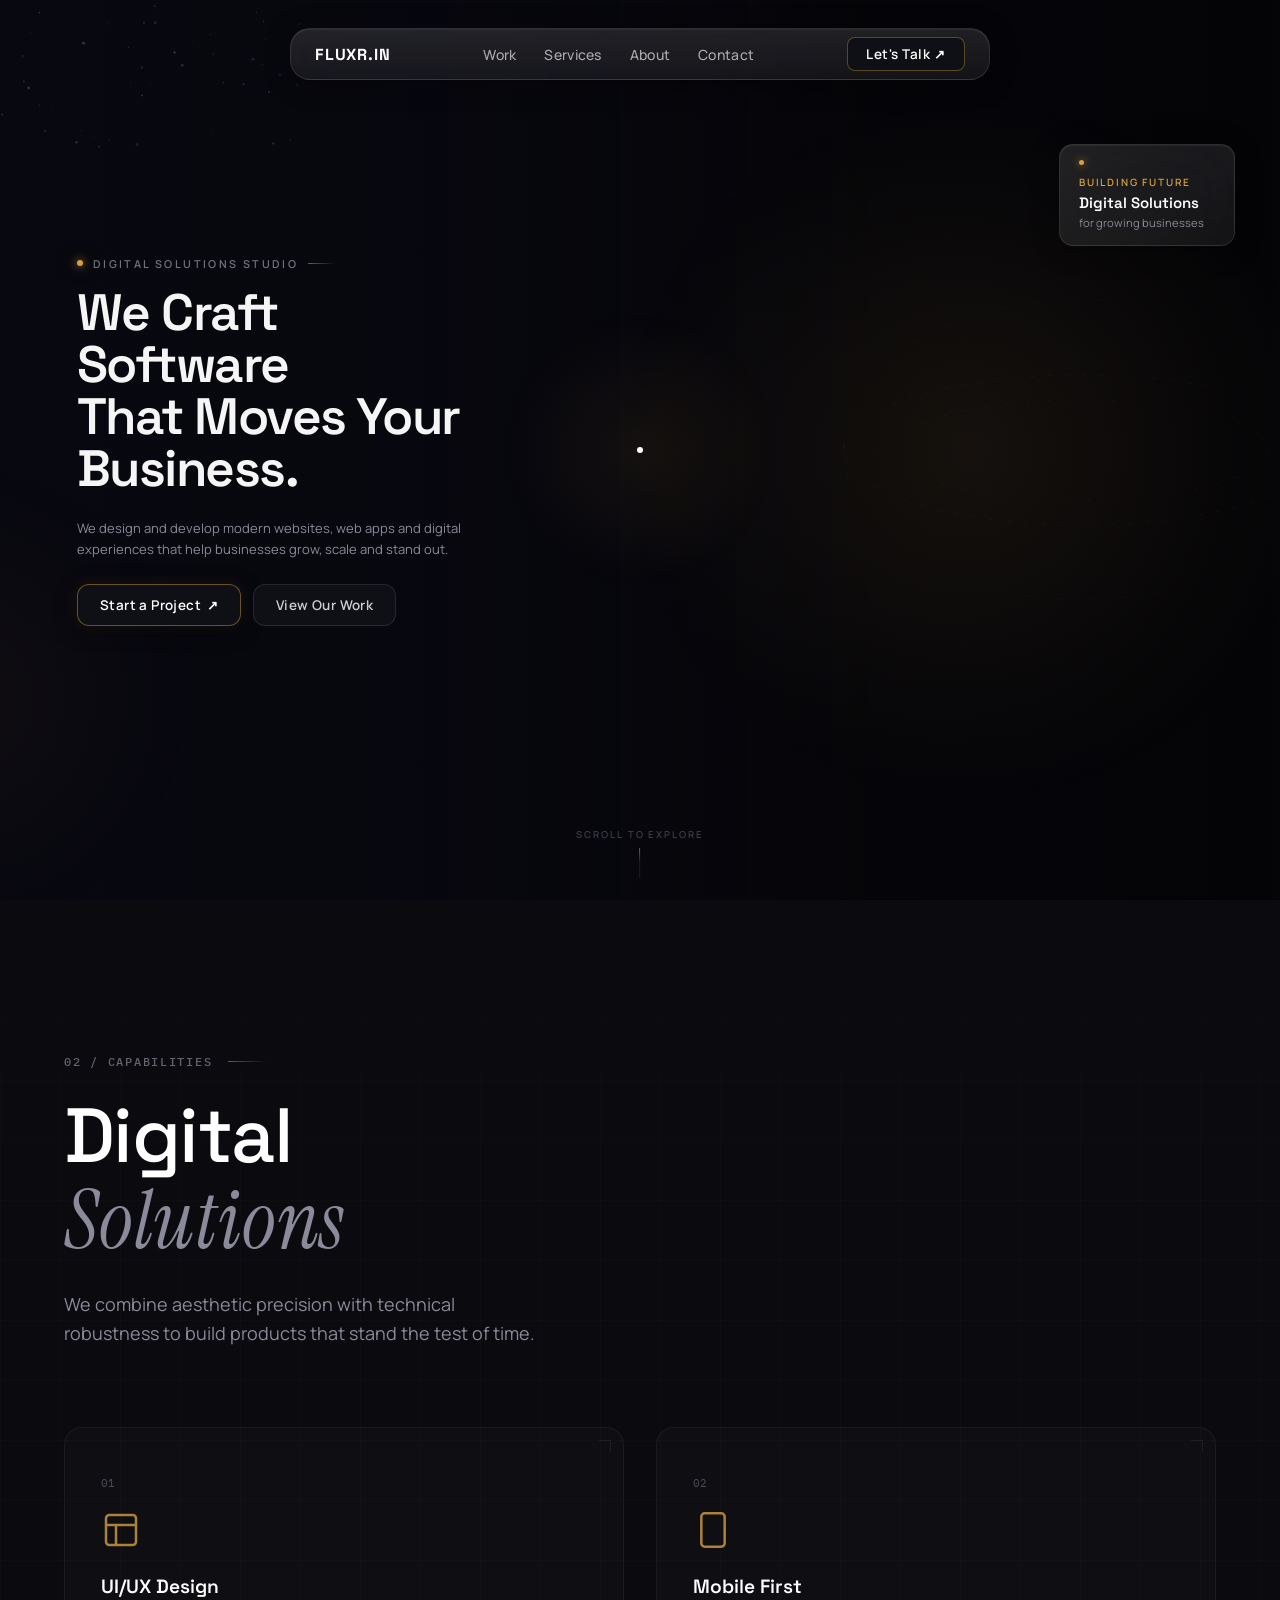
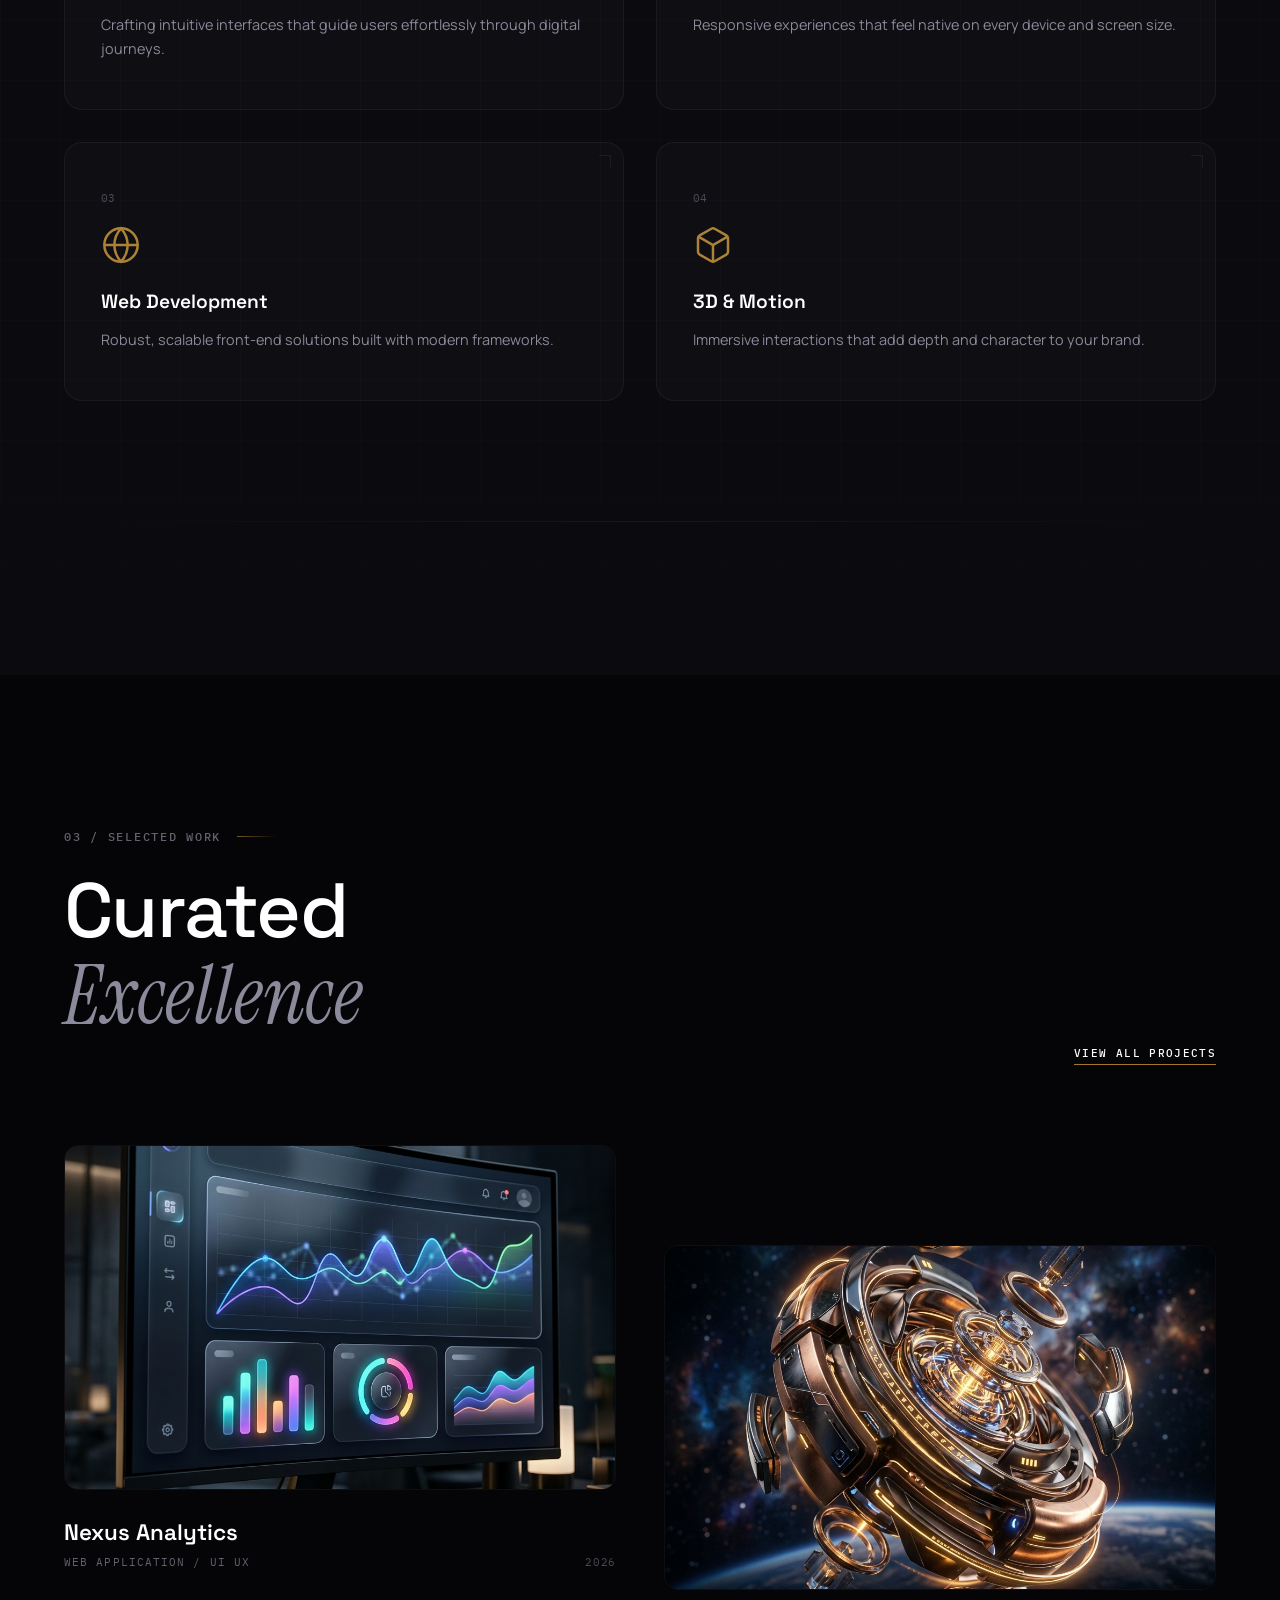
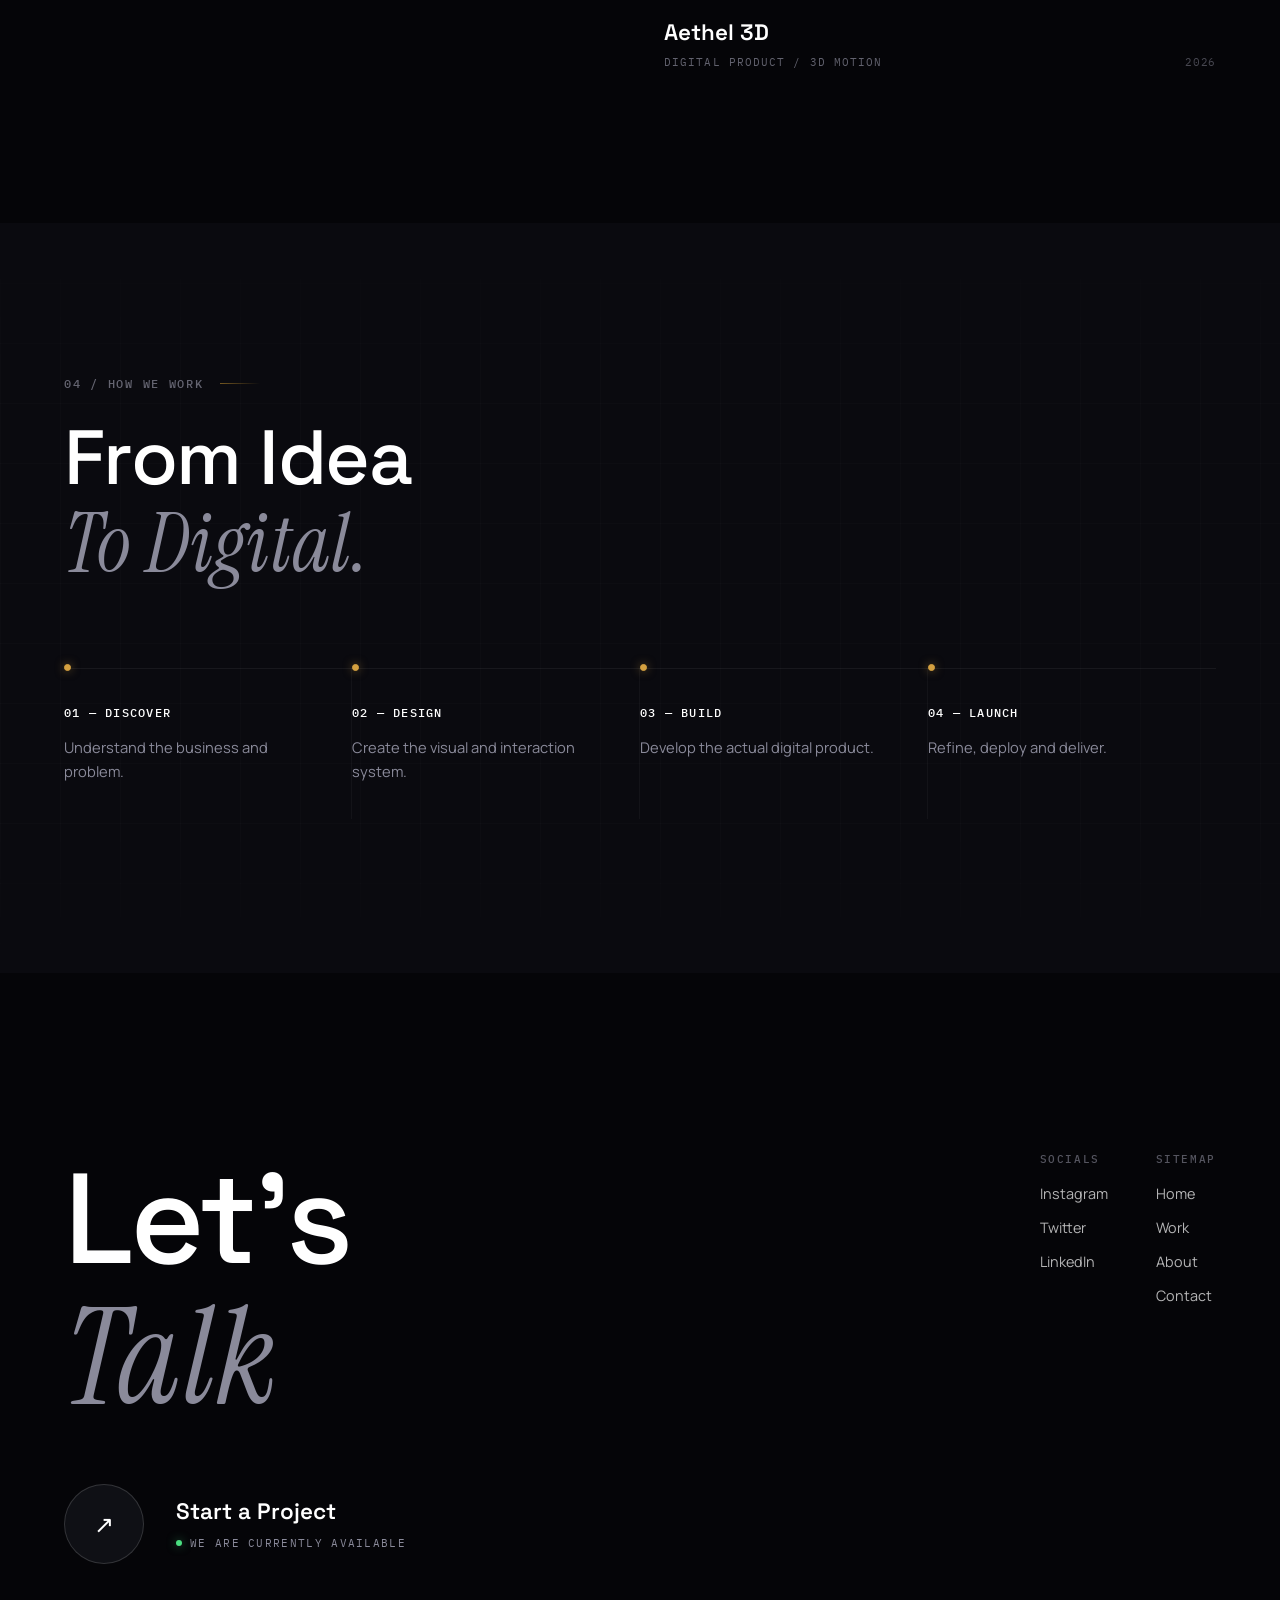
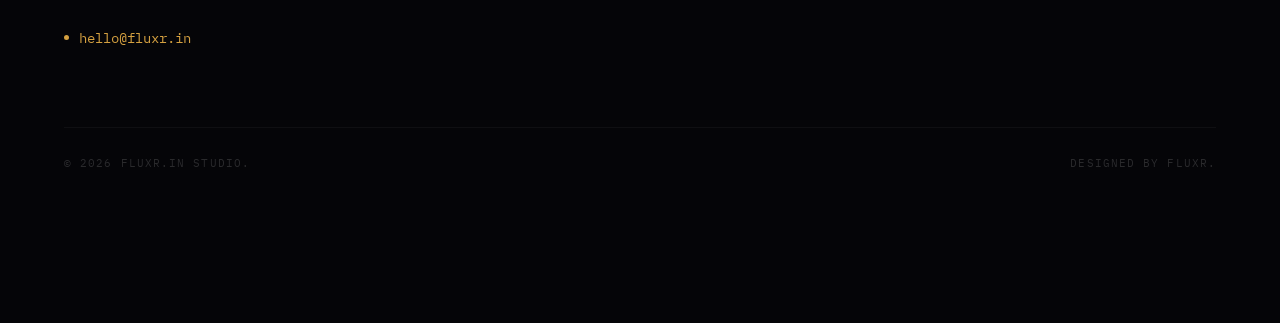
<file: index.html>
<!DOCTYPE html>
<html lang="en">
<head>
    <meta charset="UTF-8">
    <meta name="viewport" content="width=device-width, initial-scale=1.0">
    <meta name="description" content="FLUXR.IN — Premium digital studio crafting modern software, web apps and digital experiences that help businesses grow, scale and stand out.">
    <title>FLUXR.IN — Premium Digital Studio</title>
    <link rel="preconnect" href="https://fonts.googleapis.com">
    <link rel="preconnect" href="https://fonts.gstatic.com" crossorigin>
    <link href="https://fonts.googleapis.com/css2?family=Caveat:wght@700&family=IBM+Plex+Mono:wght@400;500&family=Instrument+Serif:ital@0;1&family=Manrope:wght@400;500;600;700&family=Space+Grotesk:wght@400;500;600;700&display=swap" rel="stylesheet">
    <link rel="stylesheet" href="style.css">
</head>
<body>

    <!-- Custom Cursor -->
    <div class="cursor-dot" id="cursorDot"></div>
    <div class="cursor-glow" id="cursorGlow"></div>

    <!-- Hero Section -->
    <section class="hero" id="hero">

        <!-- Video Background -->
        <video
            autoplay
            muted
            loop
            playsinline
            id="hero-video"
            aria-hidden="true"
        >
            <source src="videos/globe_with_lensflare.mp4" type="video/mp4">
        </video>

        <!-- Atmospheric Overlays -->
        <div class="hero-overlay" aria-hidden="true"></div>
        <div class="hero-glow-left" aria-hidden="true"></div>
        <div class="hero-glow-globe" id="heroGlowGlobe" aria-hidden="true"></div>

        <!-- Subtle Grid -->
        <div class="hero-grid" aria-hidden="true"></div>

        <!-- Particle Canvas -->
        <canvas class="hero-particles" id="particleCanvas" aria-hidden="true"></canvas>

        <!-- Orbital SVG Lines around globe -->
        <svg class="orbital-svg" id="orbitalSvg" viewBox="0 0 400 400" aria-hidden="true">
            <ellipse cx="200" cy="200" rx="190" ry="60" class="orbital-ring" />
            <ellipse cx="200" cy="200" rx="150" ry="40" class="orbital-ring orbital-ring--2" />
            <ellipse cx="200" cy="200" rx="190" ry="120" class="orbital-ring orbital-ring--3" />
        </svg>

        <!-- Navigation -->
        <nav class="glass-nav" id="glassNav" aria-label="Primary navigation">
            <div class="nav-inner">
                <a href="#" class="nav-brand" aria-label="FLUXR.IN home">FLUXR.IN</a>
                <ul class="nav-links" role="list">
                    <li><a href="#work" class="nav-link">Work</a></li>
                    <li><a href="#services" class="nav-link">Services</a></li>
                    <li><a href="#about" class="nav-link">About</a></li>
                    <li><a href="#contact" class="nav-link">Contact</a></li>
                </ul>
                <a href="#contact" class="nav-cta magnetic-btn" id="navCta">
                    Let's Talk <span class="arrow" aria-hidden="true">↗</span>
                </a>
            </div>
        </nav>

        <!-- Hero Content — Left Column -->
        <div class="hero-content" id="heroContent">

            <!-- Eyebrow Label -->
            <div class="eyebrow" id="eyebrow">
                <span class="eyebrow-dot" aria-hidden="true"></span>
                <span class="eyebrow-text">Digital Solutions Studio</span>
                <span class="eyebrow-line" aria-hidden="true"></span>
            </div>

            <!-- Main Heading -->
            <h1 class="hero-heading" id="heroHeading">
                <span class="heading-line" data-line="1">We Craft</span>
                <span class="heading-line" data-line="2">Software</span>
                <span class="heading-line" data-line="3">That Moves Your</span>
                <span class="heading-line" data-line="4">Business.</span>
            </h1>

            <!-- Description -->
            <p class="hero-description" id="heroDesc">
                We design and develop modern websites, web apps and digital
                experiences that help businesses grow, scale and stand out.
            </p>

            <!-- CTA Buttons -->
            <div class="hero-ctas" id="heroCtas">
                <a href="#contact" class="btn btn-primary magnetic-btn" id="ctaPrimary">
                    Start a Project <span class="arrow" aria-hidden="true">↗</span>
                </a>
                <a href="#work" class="btn btn-secondary magnetic-btn" id="ctaSecondary">
                    View Our Work
                </a>
            </div>

            <!-- Floating Services Chips 
            <div class="float-services" id="floatServices">
                <span class="service-chip">Websites</span>
                <span class="service-chip">Web Apps</span>
                <span class="service-chip">Digital Products</span>
            </div>
-->
        </div>

        <!-- Floating Card — Near Globe (top-right area) -->
        <div class="float-card float-card--globe" id="floatCardGlobe">
            <div class="float-card-dot" aria-hidden="true"></div>
            <p class="float-card-label">Building Future</p>
            <p class="float-card-title">Digital Solutions</p>
            <p class="float-card-sub">for growing businesses</p>
        </div>

        <!-- Scroll Indicator -->
        <div class="scroll-indicator" id="scrollIndicator" aria-label="Scroll to explore">
            <span class="scroll-text">Scroll to Explore</span>
            <div class="scroll-line">
                <div class="scroll-line-inner"></div>
            </div>
        </div>

    </section>

    <!-- Section 02 - Capabilities -->
    <section class="section section-capabilities" id="services">
        <div class="section-container">
            <div class="section-header fade-up">
                <span class="section-number">02 / CAPABILITIES</span>
                <h2 class="section-title">
                    Digital<br>
                    <span class="editorial-accent">Solutions</span>
                </h2>
                <p class="section-desc">
                    We combine aesthetic precision with technical robustness to build products that stand the test of time.
                </p>
            </div>
            <div class="capabilities-grid">
                <div class="cap-card fade-up">
                    <span class="cap-num">01</span>
                    <div class="cap-icon">
                        <svg viewBox="0 0 24 24" fill="none" stroke="currentColor" stroke-width="1.5"><rect x="3" y="3" width="18" height="18" rx="2" ry="2"></rect><line x1="3" y1="9" x2="21" y2="9"></line><line x1="9" y1="21" x2="9" y2="9"></line></svg>
                    </div>
                    <h3 class="cap-title">UI/UX Design</h3>
                    <p class="cap-text">Crafting intuitive interfaces that guide users effortlessly through digital journeys.</p>
                </div>
                <div class="cap-card cap-card--offset-1 fade-up">
                    <span class="cap-num">02</span>
                    <div class="cap-icon">
                        <svg viewBox="0 0 24 24" fill="none" stroke="currentColor" stroke-width="1.5"><rect x="5" y="2" width="14" height="20" rx="2" ry="2"></rect><line x1="12" y1="18" x2="12.01" y2="18"></line></svg>
                    </div>
                    <h3 class="cap-title">Mobile First</h3>
                    <p class="cap-text">Responsive experiences that feel native on every device and screen size.</p>
                </div>
                <div class="cap-card cap-card--offset-2 fade-up">
                    <span class="cap-num">03</span>
                    <div class="cap-icon">
                        <svg viewBox="0 0 24 24" fill="none" stroke="currentColor" stroke-width="1.5"><circle cx="12" cy="12" r="10"></circle><line x1="2" y1="12" x2="22" y2="12"></line><path d="M12 2a15.3 15.3 0 0 1 4 10 15.3 15.3 0 0 1-4 10 15.3 15.3 0 0 1-4-10 15.3 15.3 0 0 1 4-10z"></path></svg>
                    </div>
                    <h3 class="cap-title">Web Development</h3>
                    <p class="cap-text">Robust, scalable front-end solutions built with modern frameworks.</p>
                </div>
                <div class="cap-card cap-card--offset-3 fade-up">
                    <span class="cap-num">04</span>
                    <div class="cap-icon">
                        <svg viewBox="0 0 24 24" fill="none" stroke="currentColor" stroke-width="1.5"><path d="M21 16V8a2 2 0 0 0-1-1.73l-7-4a2 2 0 0 0-2 0l-7 4A2 2 0 0 0 3 8v8a2 2 0 0 0 1 1.73l7 4a2 2 0 0 0 2 0l7-4A2 2 0 0 0 21 16z"></path><polyline points="3.27 6.96 12 12.01 20.73 6.96"></polyline><line x1="12" y1="22.08" x2="12" y2="12"></line></svg>
                    </div>
                    <h3 class="cap-title">3D & Motion</h3>
                    <p class="cap-text">Immersive interactions that add depth and character to your brand.</p>
                </div>
            </div>
            <div class="section-divider fade-up"></div>
        </div>
    </section>

    <!-- Section 03 - Selected Work -->
    <section class="section section-work" id="work">
        <div class="section-container">
            <div class="section-header section-header--flex fade-up">
                <div>
                    <span class="section-number">03 / SELECTED WORK</span>
                    <h2 class="section-title">
                        Curated<br>
                        <span class="editorial-accent">Excellence</span>
                    </h2>
                </div>
                <a href="#" class="view-all-link">VIEW ALL PROJECTS</a>
            </div>
            
            <div class="work-grid">
                <div class="project-card fade-up">
                    <div class="project-image-wrapper">
                        <img src="images/project1.png" alt="Nexus Analytics" class="project-image" loading="lazy">
                        <div class="project-overlay"></div>
                    </div>
                    <div class="project-info">
                        <h3 class="project-title">Nexus Analytics</h3>
                        <div class="project-meta">
                            <span class="project-category">WEB APPLICATION / UI UX</span>
                            <span class="project-year">2026</span>
                        </div>
                    </div>
                </div>
                <div class="project-card project-card--offset fade-up">
                    <div class="project-image-wrapper">
                        <img src="images/project2.png" alt="Aethel 3D" class="project-image" loading="lazy">
                        <div class="project-overlay"></div>
                    </div>
                    <div class="project-info">
                        <h3 class="project-title">Aethel 3D</h3>
                        <div class="project-meta">
                            <span class="project-category">DIGITAL PRODUCT / 3D MOTION</span>
                            <span class="project-year">2026</span>
                        </div>
                    </div>
                </div>
            </div>
        </div>
    </section>

    <!-- Section 04 - Approach -->
    <section class="section section-approach" id="about">
        <div class="section-container">
            <div class="section-header fade-up">
                <span class="section-number">04 / HOW WE WORK</span>
                <h2 class="section-title">
                    From Idea<br>
                    <span class="editorial-accent">To Digital.</span>
                </h2>
            </div>
            
            <div class="approach-timeline">
                <div class="approach-step fade-up">
                    <span class="step-num">01 — DISCOVER</span>
                    <p class="step-desc">Understand the business and problem.</p>
                </div>
                <div class="approach-step fade-up">
                    <span class="step-num">02 — DESIGN</span>
                    <p class="step-desc">Create the visual and interaction system.</p>
                </div>
                <div class="approach-step fade-up">
                    <span class="step-num">03 — BUILD</span>
                    <p class="step-desc">Develop the actual digital product.</p>
                </div>
                <div class="approach-step fade-up">
                    <span class="step-num">04 — LAUNCH</span>
                    <p class="step-desc">Refine, deploy and deliver.</p>
                </div>
            </div>
        </div>
    </section>

    <!-- Section 05 - Contact -->
    <section class="section section-contact" id="contact">
        <canvas id="contactGlobe"></canvas>
        <div class="section-container">
            <div class="contact-grid">
                <div class="contact-main fade-up">
                    <h2 class="contact-title">
                        Let's<br>
                        <span class="editorial-accent">Talk</span>
                    </h2>
                    
                    <div class="contact-cta">
                        <a href="mailto:hello@fluxr.in" class="cta-circle-btn magnetic-btn">
                            <span class="arrow">↗</span>
                        </a>
                        <div class="cta-text">
                            <span class="cta-primary">Start a Project</span>
                            <span class="cta-status"><span class="status-dot"></span> WE ARE CURRENTLY AVAILABLE</span>
                        </div>
                    </div>
                    
                    <a href="mailto:hello@fluxr.in" class="contact-email">hello@fluxr.in</a>
                </div>
                
                <div class="contact-footer fade-up">
                    <div class="footer-col">
                        <span class="footer-label">SOCIALS</span>
                        <ul class="footer-links" role="list">
                            <li><a href="#">Instagram</a></li>
                            <li><a href="#">Twitter</a></li>
                            <li><a href="#">LinkedIn</a></li>
                        </ul>
                    </div>
                    <div class="footer-col">
                        <span class="footer-label">SITEMAP</span>
                        <ul class="footer-links" role="list">
                            <li><a href="#hero">Home</a></li>
                            <li><a href="#work">Work</a></li>
                            <li><a href="#about">About</a></li>
                            <li><a href="#contact">Contact</a></li>
                        </ul>
                    </div>
                </div>
            </div>
            
            <div class="footer-bottom fade-up">
                <span class="copyright">© 2026 FLUXR.IN STUDIO.</span>
                <span class="credits">DESIGNED BY FLUXR.</span>
            </div>
        </div>
    </section>

    <div class="cursor-view-project" id="cursorViewProject">VIEW<br>PROJECT<br>↗</div>

    <script src="script.js"></script>
    <script src="globe.js"></script>
</body>
</html>
</file>
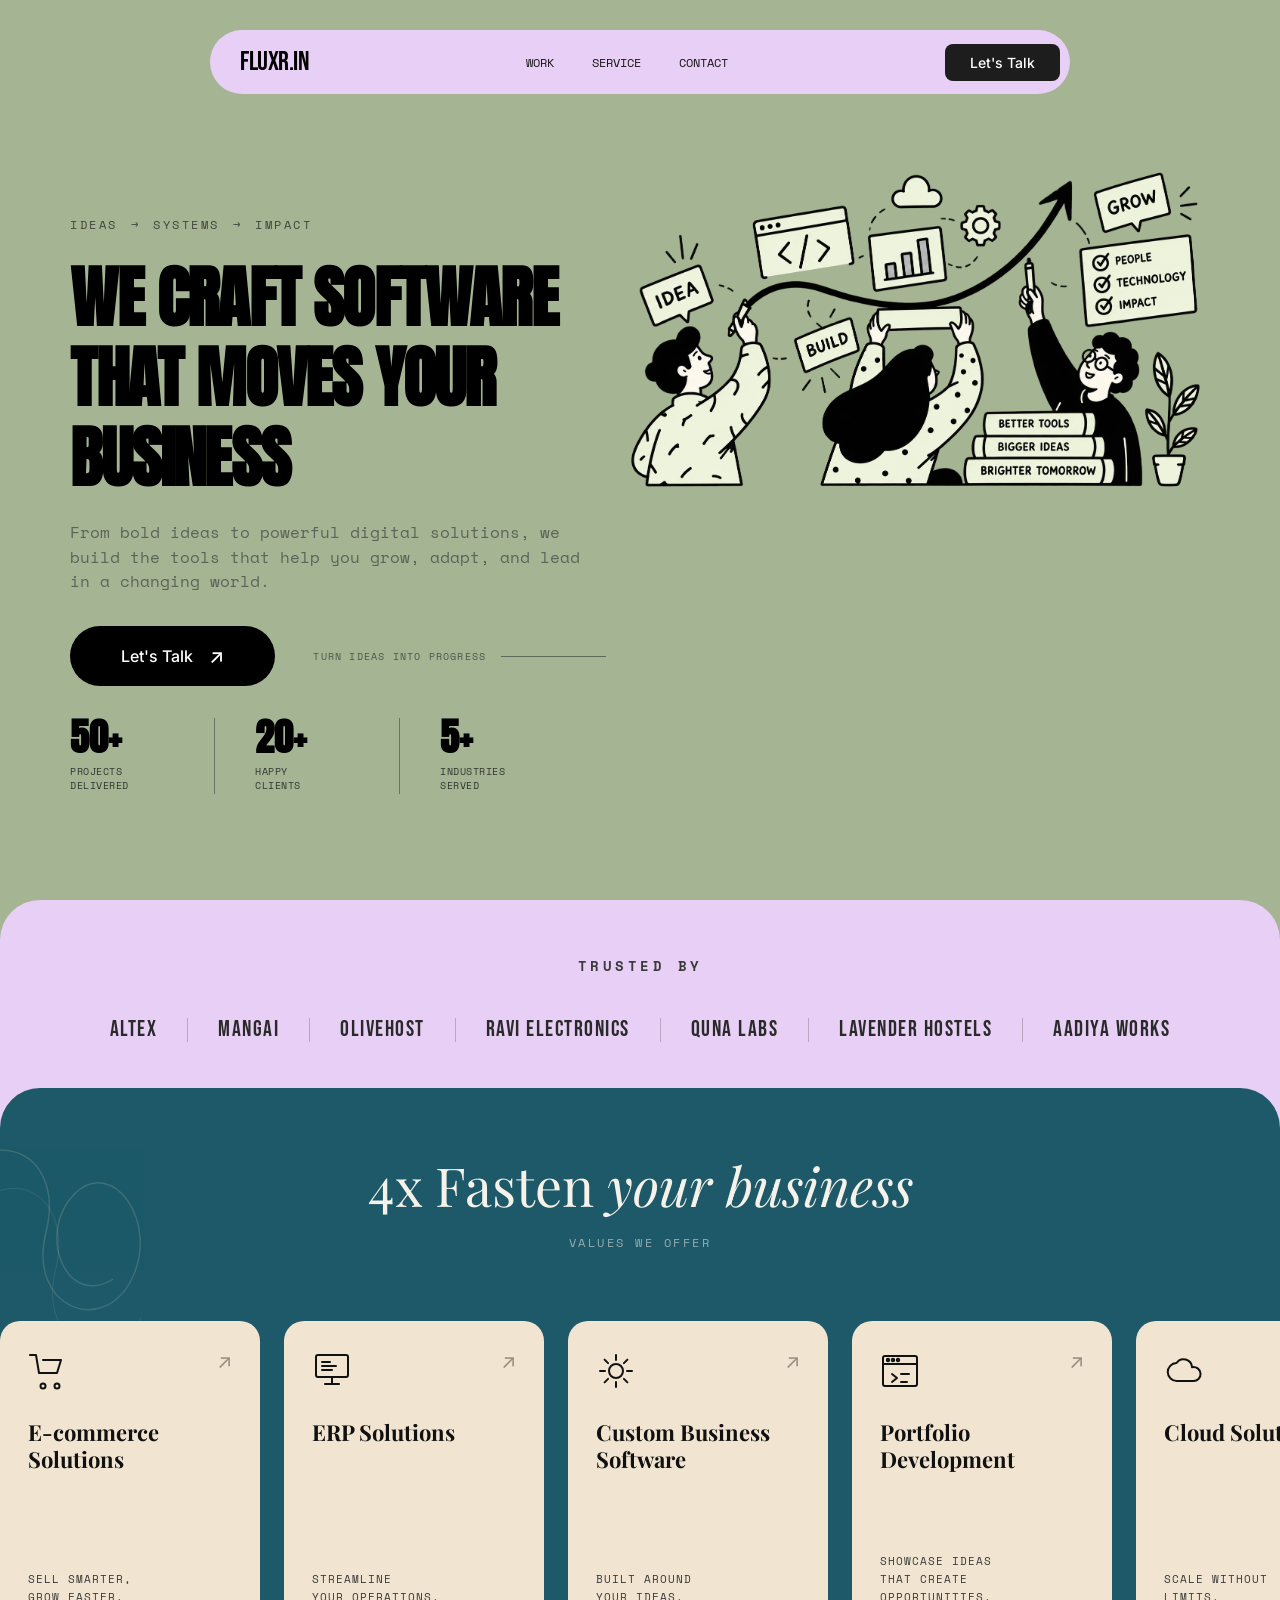
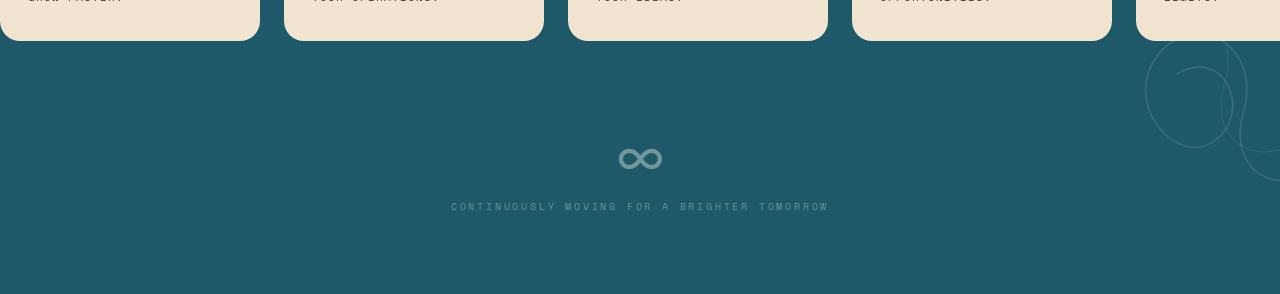
<file: Dv2/indexv2.html>
<!DOCTYPE html>
<html lang="en">
<head>
  <meta charset="UTF-8" />
  <meta name="viewport" content="width=device-width, initial-scale=1.0" />

  <title>FLUXR.IN &mdash; Software That Moves Your Business</title>

  <link rel="preconnect" href="https://fonts.googleapis.com">
  <link rel="preconnect" href="https://fonts.gstatic.com" crossorigin>
  <link
    href="https://fonts.googleapis.com/css2?family=Anton&amp;family=Bebas+Neue&amp;family=Inter:wght@400;500;600&amp;family=Playfair+Display:ital,wght@0,400;0,700;1,400;1,700&amp;family=Space+Mono:wght@400;700&amp;display=swap"
    rel="stylesheet"
  />

  <link rel="stylesheet" href="stylev2.css" />
</head>

<body>

  <main class="hero">

    <!-- ================= NAVBAR ================= -->

    <nav class="navbar">

      <a href="#" class="logo">FLUXR.IN</a>

      <div class="nav-links">
        <a href="#work">WORK</a>
        <a href="#service">SERVICE</a>
        <a href="#contact">CONTACT</a>
      </div>

      <a href="#contact" class="nav-cta">
        Let's Talk
      </a>

    </nav>


    <!-- ================= HERO CONTENT ================= -->

    <section class="hero-content">

      <!-- LEFT SIDE -->

      <div class="hero-left">

        <div class="eyebrow">
          <span>IDEAS</span>
          <span>&rarr;</span>
          <span>SYSTEMS</span>
          <span>&rarr;</span>
          <span>IMPACT</span>
        </div>


        <h1 class="hero-title">
          <span>WE CRAFT SOFTWARE</span>
          <span>THAT MOVES YOUR</span>
          <span>BUSINESS</span>
        </h1>


        <p class="hero-description">
          From bold ideas to powerful digital solutions,
          we build the tools that help you grow, adapt,
          and lead in a changing world.
        </p>


        <div class="hero-actions">

          <a href="#contact" class="main-cta">
            <span>Let's Talk</span>
            <span class="arrow">&nearr;</span>
          </a>

          <div class="progress-label">
            <span>TURN IDEAS INTO PROGRESS</span>
            <i></i>
          </div>

        </div>


        <!-- STATS -->

        <div class="stats">

          <div class="stat">
            <strong>50+</strong>
            <span>PROJECTS<br>DELIVERED</span>
          </div>

          <div class="stat">
            <strong>20+</strong>
            <span>HAPPY<br>CLIENTS</span>
          </div>

          <div class="stat">
            <strong>5+</strong>
            <span>INDUSTRIES<br>SERVED</span>
          </div>

        </div>

      </div>


      <!-- ================= ILLUSTRATION ================= -->

      <div class="hero-visual">

        <img
          src="../images/hero image.png"
          alt="People collaborating to create business growth"
          class="hero-img"
          id="hero-img"
        />

      </div>

    </section>

  </main>


  <!-- ================= TRUSTED BY + SERVICES ================= -->

  <section class="trusted-services" id="service">

    <!-- TRUSTED BY STRIP -->
    <div class="trusted-section anim-reveal">
      <h2 class="trusted-label">TRUSTED BY</h2>
      <div class="trusted-names">
        <span>ALTEX</span>
        <span class="trusted-divider"></span>
        <span>mangai</span>
        <span class="trusted-divider"></span>
        <span>olivehost</span>
        <span class="trusted-divider"></span>
        <span>Ravi Electronics</span>
        <span class="trusted-divider"></span>
        <span>Quna Labs</span>
        <span class="trusted-divider"></span>
        <span>Lavender Hostels</span>
        <span class="trusted-divider"></span>
        <span>Aadiya Works</span>
      </div>
    </div>


    <!-- SERVICES PANEL (Deep Teal) -->
    <div class="services-panel">

      <!-- Decorative SVG curves -->
      <svg class="deco-curve-left" viewBox="0 0 400 500" fill="none" xmlns="http://www.w3.org/2000/svg">
        <path d="M-30 120 C30 50, 100 90, 80 170 C60 250, 140 280, 170 220 C200 160, 150 90, 110 130 C70 170, 100 250, 150 220" stroke="rgba(241,229,210,0.2)" stroke-width="1.5" stroke-linecap="round" fill="none"/>
        <path d="M-10 160 C40 90, 110 130, 90 210 C70 290, 150 320, 180 260" stroke="rgba(241,229,210,0.13)" stroke-width="1" stroke-linecap="round" fill="none"/>
      </svg>

      <svg class="deco-curve-right" viewBox="0 0 400 400" fill="none" xmlns="http://www.w3.org/2000/svg">
        <path d="M430 280 C380 340, 310 310, 330 240 C350 170, 280 130, 240 180 C200 230, 260 300, 300 270 C340 240, 310 170, 260 200" stroke="rgba(241,229,210,0.2)" stroke-width="1.5" stroke-linecap="round" fill="none"/>
        <path d="M410 250 C360 310, 290 280, 310 210 C330 140, 260 100, 220 150" stroke="rgba(241,229,210,0.13)" stroke-width="1" stroke-linecap="round" fill="none"/>
      </svg>


      <!-- Services Header -->
      <div class="services-header anim-reveal">
        <h2 class="services-title">4x Fasten <em>your business</em></h2>
        <p class="services-subtitle">Values We Offer</p>
      </div>


      <!-- ========== DESKTOP MARQUEE ========== -->
      <div class="marquee-wrapper">
        <div class="marquee-track" id="marquee-track">
          <div class="marquee-set">

            <!-- Card 1: E-commerce Solutions -->
            <div class="service-card">
              <div class="card-top">
                <svg class="card-icon" viewBox="0 0 40 40" fill="none" stroke="#111" stroke-width="2" stroke-linecap="round" stroke-linejoin="round">
                  <circle cx="15" cy="35" r="2.5"/><circle cx="29" cy="35" r="2.5"/>
                  <path d="M2 4h6l3 18h18l4-13H15"/>
                </svg>
                <span class="card-arrow">&nearr;</span>
              </div>
              <h3>E-commerce Solutions</h3>
              <p>SELL SMARTER,<br>GROW FASTER.</p>
            </div>

            <!-- Card 2: ERP Solutions -->
            <div class="service-card">
              <div class="card-top">
                <svg class="card-icon" viewBox="0 0 40 40" fill="none" stroke="#111" stroke-width="2" stroke-linecap="round" stroke-linejoin="round">
                  <rect x="4" y="4" width="32" height="22" rx="2"/>
                  <line x1="20" y1="26" x2="20" y2="33"/><line x1="13" y1="33" x2="27" y2="33"/>
                  <line x1="10" y1="11" x2="18" y2="11"/><line x1="10" y1="15" x2="24" y2="15"/><line x1="10" y1="19" x2="20" y2="19"/>
                </svg>
                <span class="card-arrow">&nearr;</span>
              </div>
              <h3>ERP Solutions</h3>
              <p>STREAMLINE<br>YOUR OPERATIONS.</p>
            </div>

            <!-- Card 3: Custom Business Software -->
            <div class="service-card">
              <div class="card-top">
                <svg class="card-icon" viewBox="0 0 40 40" fill="none" stroke="#111" stroke-width="2" stroke-linecap="round" stroke-linejoin="round">
                  <circle cx="20" cy="20" r="7"/>
                  <path d="M20 4v5m0 22v5M4 20h5m22 0h5M8.6 8.6l3.5 3.5m15.8 15.8l3.5 3.5M31.4 8.6l-3.5 3.5m-15.8 15.8l-3.5 3.5"/>
                </svg>
                <span class="card-arrow">&nearr;</span>
              </div>
              <h3>Custom Business Software</h3>
              <p>BUILT AROUND<br>YOUR IDEAS.</p>
            </div>

            <!-- Card 4: Portfolio Development -->
            <div class="service-card">
              <div class="card-top">
                <svg class="card-icon" viewBox="0 0 40 40" fill="none" stroke="#111" stroke-width="2" stroke-linecap="round" stroke-linejoin="round">
                  <rect x="3" y="5" width="34" height="30" rx="2"/>
                  <line x1="3" y1="13" x2="37" y2="13"/>
                  <circle cx="8" cy="9" r="1.2"/><circle cx="13" cy="9" r="1.2"/><circle cx="18" cy="9" r="1.2"/>
                  <polyline points="12 23 17 27 12 31"/>
                  <line x1="21" y1="23" x2="29" y2="23"/><line x1="21" y1="31" x2="27" y2="31"/>
                </svg>
                <span class="card-arrow">&nearr;</span>
              </div>
              <h3>Portfolio Development</h3>
              <p>SHOWCASE IDEAS<br>THAT CREATE<br>OPPORTUNITIES.</p>
            </div>

            <!-- Card 5: Cloud Solutions -->
            <div class="service-card">
              <div class="card-top">
                <svg class="card-icon" viewBox="0 0 40 40" fill="none" stroke="#111" stroke-width="2" stroke-linecap="round" stroke-linejoin="round">
                  <path d="M13 30h16a7 7 0 10-1-13.8A8.5 8.5 0 0012.5 12 6 6 0 1013 30z"/>
                </svg>
                <span class="card-arrow">&nearr;</span>
              </div>
              <h3>Cloud Solutions</h3>
              <p>SCALE WITHOUT<br>LIMITS.</p>
            </div>

            <!-- Card 6: AI Solutions -->
            <div class="service-card">
              <div class="card-top">
                <svg class="card-icon" viewBox="0 0 40 40" fill="none" stroke="#111" stroke-width="2" stroke-linecap="round" stroke-linejoin="round">
                  <rect x="10" y="10" width="20" height="20" rx="2"/><circle cx="20" cy="20" r="4"/>
                  <line x1="16" y1="10" x2="16" y2="5"/><line x1="24" y1="10" x2="24" y2="5"/>
                  <line x1="16" y1="30" x2="16" y2="35"/><line x1="24" y1="30" x2="24" y2="35"/>
                  <line x1="10" y1="16" x2="5" y2="16"/><line x1="10" y1="24" x2="5" y2="24"/>
                  <line x1="30" y1="16" x2="35" y2="16"/><line x1="30" y1="24" x2="35" y2="24"/>
                </svg>
                <span class="card-arrow">&nearr;</span>
              </div>
              <h3>AI Solutions</h3>
              <p>TURN INTELLIGENCE<br>INTO IMPACT.</p>
            </div>

          </div>
          <!-- Second .marquee-set cloned by JS for seamless loop -->
        </div>
      </div>


      <!-- ========== MOBILE SCROLL CAROUSEL ========== -->
      <div class="services-scroll">
        <div class="services-sticky">
          <div class="services-track-mobile" id="mobile-track">
            <!-- Cards cloned here by JS -->
          </div>
          <div class="card-counter">
            <span id="counter-current">01</span> / 06
          </div>
        </div>
      </div>


      <!-- Footer -->
      <div class="services-footer anim-reveal">
        <span class="infinity-symbol">&infin;</span>
        <p>CONTINUOUSLY MOVING FOR A BRIGHTER TOMORROW</p>
      </div>

    </div>

  </section>


  <script src="scriptv2.js"></script>

</body>
</html>
</file>
<file: style.css>
/* ============================================================
   FLUXR.IN — Premium Hero CSS  (Refined Edition)
   Dark Cinematic · Glassmorphism · Space Grotesk Typography
   ============================================================ */

@import url('https://fonts.googleapis.com/css2?family=IBM+Plex+Mono:wght@400;500&family=Space+Grotesk:wght@400;500;600;700&family=Manrope:wght@400;500;600;700&display=swap');

/* ── Design Tokens ─────────────────────────────────────────── */
:root {
    --bg-deep:           #050508;
    --bg-section:        #050508;
    --bg-section-alt:    #0a0a0f;

    --accent-gold:       #d4a040;
    --accent-gold-light: #f0c870;
    --accent-gold-dim:   #a07828;
    --accent-cyan:       rgba(100, 180, 255, 0.55);

    --glass-bg:          rgba(255, 255, 255, 0.05);
    --glass-bg-h:        rgba(255, 255, 255, 0.08);
    --glass-border:      rgba(255, 255, 255, 0.10);
    --glass-border-h:    rgba(255, 255, 255, 0.18);
    --glass-blur:        blur(28px);
    --glass-shadow:      0 4px 28px rgba(0,0,0,0.32), 0 1px 0 rgba(255,255,255,0.05) inset;

    --text-primary: #F5F5F5;
    --text-muted:   #8a8a9a;

    --font-display: 'Space Grotesk', sans-serif;
    --font-body:    'Manrope', sans-serif;
    --font-mono:    'IBM Plex Mono', monospace;
    --font-serif:   'Instrument Serif', serif;

    --ease-out:     cubic-bezier(0.22, 1, 0.36, 1);
    --ease-spring:  cubic-bezier(0.34, 1.56, 0.64, 1);

    --nav-h: 54px;
    --section-pad: clamp(100px, 12vw, 180px);
}

/* ── Reset ──────────────────────────────────────────────────── */
*, *::before, *::after {
    margin: 0;
    padding: 0;
    box-sizing: border-box;
}

html, body {
    width: 100%;
    overflow-x: hidden;
}

body {
    font-family: var(--font-body);
    background: var(--bg-deep);
    color: var(--text-primary);
    cursor: none;
}

/* ── Custom Cursor ─────────────────────────────────────────── */
.cursor-dot {
    position: fixed;
    width: 6px;
    height: 6px;
    background: #fff;
    border-radius: 50%;
    pointer-events: none;
    z-index: 9999;
    transform: translate(-50%, -50%);
    will-change: transform;
    transition: opacity 0.3s ease;
}

.cursor-glow {
    position: fixed;
    width: 300px;
    height: 300px;
    border-radius: 50%;
    pointer-events: none;
    z-index: 9998;
    transform: translate(-50%, -50%);
    background: radial-gradient(circle, rgba(212,160,64,0.07) 0%, transparent 65%);
    will-change: transform;
    transition: opacity 0.3s ease;
}

/* ── Hero Section ───────────────────────────────────────────── */
.hero {
    position: relative;
    width: 100vw;
    height: 100vh;
    overflow: hidden;
    display: flex;
    flex-direction: column;
    background: var(--bg-deep);
}

/* ── Video Background ───────────────────────────────────────── */
#hero-video {
    position: absolute;
    top: 50%;
    right: -5%;
    transform: translateY(-50%) translate3d(0, 0, 0);
    height: 110%;
    width: auto;
    min-width: 52%;
    z-index: 1;
    object-fit: cover;
    opacity: 0;
    transition: opacity 1.2s var(--ease-out);
    will-change: transform, opacity;
}

#hero-video.loaded { opacity: 1; }

/* ── Atmospheric Overlays ───────────────────────────────────── */
.hero-overlay {
    position: absolute;
    inset: 0;
    z-index: 2;
    pointer-events: none;
    background:
        linear-gradient(
            to right,
            rgba(8,8,16,0.97)  0%,
            rgba(8,8,16,0.88)  30%,
            rgba(8,8,16,0.55)  52%,
            rgba(8,8,16,0.12)  68%,
            transparent        100%
        );
}

.hero-glow-left {
    position: absolute;
    left: -120px;
    top: 35%;
    width: 480px;
    height: 480px;
    border-radius: 50%;
    background: radial-gradient(circle, rgba(212,160,64,0.04) 0%, transparent 70%);
    z-index: 2;
    pointer-events: none;
    will-change: transform;
}

.hero-glow-globe {
    position: absolute;
    right: -4%;
    top: 50%;
    transform: translateY(-50%);
    width: 720px;
    height: 720px;
    border-radius: 50%;
    background: radial-gradient(
        circle,
        rgba(255,190,80,0.07) 0%,
        rgba(212,160,64,0.03) 42%,
        transparent 70%
    );
    z-index: 2;
    pointer-events: none;
    will-change: transform;
}

/* ── Faint Grid ─────────────────────────────────────────────── */
.hero-grid {
    position: absolute;
    inset: 0;
    z-index: 2;
    pointer-events: none;
    background-image:
        linear-gradient(rgba(255,255,255,0.016) 1px, transparent 1px),
        linear-gradient(to right, rgba(255,255,255,0.016) 1px, transparent 1px);
    background-size: 80px 80px;
    mask-image: radial-gradient(ellipse 70% 70% at 30% 50%, rgba(0,0,0,0.25) 0%, transparent 100%);
    -webkit-mask-image: radial-gradient(ellipse 70% 70% at 30% 50%, rgba(0,0,0,0.25) 0%, transparent 100%);
}

/* ── Particle Canvas ─────────────────────────────────────────── */
.hero-particles {
    position: absolute;
    inset: 0;
    z-index: 2;
    pointer-events: none;
    opacity: 0.55;
}

/* ── Orbital SVG Lines ──────────────────────────────────────── */
.orbital-svg {
    position: absolute;
    right: -4%;
    top: 50%;
    transform: translateY(-50%);
    width: 620px;
    height: 620px;
    z-index: 3;
    pointer-events: none;
    opacity: 0;
    transition: opacity 1.4s var(--ease-out) 0.8s;
    will-change: transform, opacity;
}

.orbital-svg.loaded { opacity: 1; }

.orbital-ring {
    fill: none;
    stroke: rgba(255,255,255,0.05);
    stroke-width: 0.5;
    stroke-dasharray: 4 10;
}

.orbital-ring--2 {
    stroke: rgba(212,160,64,0.08);
    stroke-dasharray: 3 14;
    transform-origin: 200px 200px;
    animation: orbitRotate 42s linear infinite;
}

.orbital-ring--3 {
    stroke: rgba(255,255,255,0.04);
    stroke-dasharray: 6 20;
    transform-origin: 200px 200px;
    animation: orbitRotate 65s linear infinite reverse;
}

@keyframes orbitRotate {
    from { transform: rotate(0deg); }
    to   { transform: rotate(360deg); }
}

/* ================================================================
   NAVIGATION
================================================================ */
.glass-nav {
    position: fixed;
    top: 28px;
    left: 50%;
    transform: translateX(-50%) translateY(0);
    z-index: 100;
    width: min(700px, calc(100% - 48px));

    background: var(--glass-bg);
    backdrop-filter: var(--glass-blur);
    -webkit-backdrop-filter: var(--glass-blur);
    border: 1px solid var(--glass-border);
    border-radius: 20px;
    box-shadow: var(--glass-shadow);
    background-image: linear-gradient(
        180deg,
        rgba(255,255,255,0.065) 0%,
        rgba(255,255,255,0.01)  100%
    );

    opacity: 0;
    transition: opacity 0.7s var(--ease-out) 0.1s,
                transform 0.4s var(--ease-out),
                background 0.35s ease,
                border-color 0.35s ease;

    --mouse-x: 50%;
    --mouse-y: 50%;
}

.glass-nav.nav-hidden {
    transform: translateX(-50%) translateY(-120%);
}

.glass-nav.nav-scrolled {
    background: rgba(5, 5, 8, 0.65);
    border-color: rgba(255, 255, 255, 0.06);
}

.glass-nav.loaded { opacity: 1; }

.glass-nav:hover {
    background-image:
        radial-gradient(
            circle at var(--mouse-x) var(--mouse-y),
            rgba(255,255,255,0.08),
            transparent 52%
        ),
        linear-gradient(180deg, rgba(255,255,255,0.065) 0%, rgba(255,255,255,0.01) 100%);
    border-color: var(--glass-border-h);
}

.nav-inner {
    display: flex;
    align-items: center;
    justify-content: space-between;
    padding: 8px 24px;
    gap: 20px;
}

/* Brand */
.nav-brand {
    font-family: var(--font-display);
    font-weight: 700;
    font-size: 1rem;
    letter-spacing: 0.05em;
    color: #fff;
    text-decoration: none;
    white-space: nowrap;
    flex-shrink: 0;
    transition: opacity 0.25s ease;
}
.nav-brand:hover { opacity: 0.75; }

/* Nav Links */
.nav-links {
    display: flex;
    list-style: none;
    gap: 4px;
    align-items: center;
    justify-content: center;
    flex: 1;
}

.nav-link {
    font-family: var(--font-body);
    font-size: 0.875rem;
    font-weight: 500;
    letter-spacing: 0.02em;
    color: rgba(240,240,242,0.68);
    text-decoration: none;
    padding: 5px 12px;
    border-radius: 8px;
    position: relative;
    transition: color 0.25s ease, background 0.25s ease;
}

/* Gold underline hover effect */
.nav-link::after {
    content: '';
    position: absolute;
    left: 14px;
    right: 14px;
    bottom: 4px;
    height: 1.5px;
    background: var(--accent-gold);
    transform: scaleX(0);
    transform-origin: left center;
    transition: transform 0.3s var(--ease-out);
    border-radius: 1px;
}

.nav-link:hover {
    color: #fff;
    background: rgba(255,255,255,0.05);
}

.nav-link:hover::after {
    transform: scaleX(1);
}

/* Nav CTA */
.nav-cta {
    font-family: var(--font-body);
    font-size: 0.84rem;
    font-weight: 600;
    letter-spacing: 0.04em;
    color: #fff;
    text-decoration: none;
    padding: 7px 18px;
    border-radius: 8px;
    background: #0f1015;
    border: 1px solid rgba(212,160,64,0.38);
    white-space: nowrap;
    flex-shrink: 0;
    display: flex;
    align-items: center;
    gap: 4px;
    transition: background 0.3s ease, border-color 0.3s ease, box-shadow 0.3s ease;
}

.nav-cta:hover {
    background: #181a22;
    border-color: rgba(212,160,64,0.60);
    box-shadow: 0 0 22px rgba(212,160,64,0.18);
}

/* Mobile menu button */
.nav-menu-btn {
    display: none;
    align-items: center;
    justify-content: center;
    flex-direction: column;
    gap: 5px;
    width: 38px;
    height: 38px;
    border: 1px solid var(--glass-border);
    border-radius: 9px;
    background: var(--glass-bg);
    cursor: none;
    padding: 0;
    flex-shrink: 0;
}

.nav-menu-btn span {
    display: block;
    width: 18px;
    height: 1.5px;
    background: rgba(255,255,255,0.70);
    border-radius: 1px;
}

/* ================================================================
   HERO CONTENT — Vertically centered left column
================================================================ */
.hero-content {
    position: relative;
    z-index: 10;
    display: flex;
    flex-direction: column;
    align-items: flex-start;

    /* Push content below nav, center vertically within remaining space */
    margin-top: var(--nav-h);
    flex: 1;
    justify-content: center;

    padding-left: clamp(36px, 6vw, 96px);
    padding-right: 24px;
    padding-bottom: 72px;   /* clear scroll indicator & chips */

    max-width: min(700px, 55vw);
    will-change: transform;
}

/* ── Eyebrow ────────────────────────────────────────────────── */
.eyebrow {
    display: flex;
    align-items: center;
    gap: 10px;
    margin-bottom: 16px;
    opacity: 0;
    transform: translateY(8px);
    transition: opacity 0.7s var(--ease-out) 0.5s,
                transform 0.7s var(--ease-out) 0.5s;
}

.eyebrow.loaded { opacity: 1; transform: translateY(0); }

.eyebrow-dot {
    display: block;
    width: 6px;
    height: 6px;
    border-radius: 50%;
    background: var(--accent-gold);
    box-shadow: 0 0 8px rgba(212,160,64,0.9), 0 0 20px rgba(212,160,64,0.4);
    flex-shrink: 0;
    animation: goldPulse 2.6s ease-in-out infinite;
}

@keyframes goldPulse {
    0%, 100% { box-shadow: 0 0 8px rgba(212,160,64,0.9),  0 0 20px rgba(212,160,64,0.35); }
    50%       { box-shadow: 0 0 12px rgba(240,200,112,1),  0 0 28px rgba(212,160,64,0.55); }
}

.eyebrow-text {
    font-family: var(--font-body);
    font-size: 0.68rem;
    font-weight: 600;
    letter-spacing: 0.22em;
    text-transform: uppercase;
    color: rgba(200,202,215,0.55);
}

.eyebrow-line {
    display: block;
    width: 28px;
    height: 1px;
    background: linear-gradient(to right, rgba(212,160,64,0.55), transparent);
    flex-shrink: 0;
}

/* ── Hero Heading ───────────────────────────────────────────── */
.hero-heading {
    font-family: var(--font-display);
    font-size: clamp(48px, 5.8vw, 86px);
    font-weight: 600;
    line-height: 1.02;
    letter-spacing: -0.03em;
    color: var(--text-primary);
    margin-bottom: 22px;
    display: flex;
    flex-direction: column;
    gap: 0;
}

.heading-line {
    display: block;
    opacity: 0;
    transform: translateY(16px);
    transition: opacity 0.7s var(--ease-out), transform 0.7s var(--ease-out);
}

.heading-line.loaded { opacity: 1; transform: translateY(0); }

.heading-line[data-line="1"].loaded { transition-delay: 0.65s; }
.heading-line[data-line="2"].loaded { transition-delay: 0.80s; }
.heading-line[data-line="3"].loaded { transition-delay: 0.94s; }
.heading-line[data-line="4"].loaded { transition-delay: 1.07s; }

/* Chalk-style words — Caveat handwritten font */
.chalk-word {
    font-family: 'Caveat', cursive;
    font-weight: 700;
    font-style: normal;
    color: #ffffff;
    display: inline-block;
    /* Subtle rough underline using SVG data URI — mimics chalk stroke */
    background-image: url("data:image/svg+xml,%3Csvg xmlns='http://www.w3.org/2000/svg' width='200' height='8' viewBox='0 0 200 8'%3E%3Cpath d='M2 5 Q20 2 40 5 Q60 8 80 4 Q100 1 120 5 Q140 8 160 4 Q180 2 198 5' stroke='rgba(255,255,255,0.55)' stroke-width='2' fill='none' stroke-linecap='round'/%3E%3C/svg%3E");
    background-repeat: no-repeat;
    background-position: 0 100%;
    background-size: 100% 8px;
    padding-bottom: 6px;
    /* Slight tilt for natural handwritten feel */
    transform: rotate(-1.5deg);
    transform-origin: left bottom;
    letter-spacing: 0.01em;
    /* Slightly larger than the surrounding sans-serif */
    font-size: 1.12em;
}

.chalk-word--large {
    font-size: 1.08em;
    transform: rotate(-1deg);
    /* Gold-tinted for Software to maintain brand accent */
    color: #f0e8d0;
    background-image: url("data:image/svg+xml,%3Csvg xmlns='http://www.w3.org/2000/svg' width='200' height='8' viewBox='0 0 200 8'%3E%3Cpath d='M2 5 Q25 2 50 5 Q75 8 100 3 Q125 1 150 5 Q175 8 198 4' stroke='rgba(212,160,64,0.6)' stroke-width='2.5' fill='none' stroke-linecap='round'/%3E%3C/svg%3E");
}

/* ── Description ────────────────────────────────────────────── */
.hero-description {
    font-family: var(--font-body);
    font-size: clamp(13px, 0.95vw, 15.5px);
    font-weight: 400;
    line-height: 1.65;
    color: var(--text-muted);
    max-width: 460px;
    margin-bottom: 24px;
    opacity: 0;
    transform: translateY(10px);
    transition: opacity 0.7s var(--ease-out) 1.2s,
                transform 0.7s var(--ease-out) 1.2s;
}

.hero-description.loaded { opacity: 1; transform: translateY(0); }

/* ── CTA Buttons ────────────────────────────────────────────── */
.hero-ctas {
    display: flex;
    gap: 12px;
    align-items: center;
    flex-wrap: wrap;
    opacity: 0;
    transform: translateY(10px);
    transition: opacity 0.7s var(--ease-out) 1.38s,
                transform 0.7s var(--ease-out) 1.38s;
}

.hero-ctas.loaded { opacity: 1; transform: translateY(0); }

.btn {
    font-family: var(--font-body);
    font-size: 0.84rem;
    font-weight: 600;
    letter-spacing: 0.03em;
    text-decoration: none;
    padding: 11px 22px;
    border-radius: 12px;
    display: inline-flex;
    align-items: center;
    gap: 6px;
    cursor: none;
    transition: transform 0.35s var(--ease-spring),
                box-shadow 0.35s ease,
                background 0.3s ease,
                border-color 0.3s ease;
    will-change: transform;
}

.btn .arrow {
    display: inline-block;
    transition: transform 0.3s var(--ease-spring);
}
.btn:hover .arrow { transform: translate(2px, -2px); }

/* Primary — dark background with gold accent border & glow */
.btn-primary {
    background: #0f1015;
    border: 1px solid rgba(212,160,64,0.45);
    color: #fff;
    box-shadow: 0 4px 20px rgba(0,0,0,0.5), 0 0 15px rgba(212,160,64,0.12);
}

.btn-primary:hover {
    background: #181a22;
    border-color: rgba(212,160,64,0.70);
    box-shadow: 0 4px 25px rgba(0,0,0,0.6), 0 0 25px rgba(212,160,64,0.22);
}

/* Secondary */
.btn-secondary {
    background: #0f1015;
    backdrop-filter: blur(12px);
    -webkit-backdrop-filter: blur(12px);
    border: 1px solid var(--glass-border);
    color: rgba(240,240,242,0.85);
}

.btn-secondary:hover {
    background: #181a22;
    border-color: var(--glass-border-h);
    color: #fff;
}

/* ================================================================
   FLOATING ELEMENTS
================================================================ */
.float-card {
    position: absolute;
    z-index: 12;
    background: var(--glass-bg);
    backdrop-filter: var(--glass-blur);
    -webkit-backdrop-filter: var(--glass-blur);
    border: 1px solid var(--glass-border);
    border-radius: 14px;
    padding: 15px 19px;
    background-image: linear-gradient(
        150deg,
        rgba(255,255,255,0.065) 0%,
        rgba(255,255,255,0.010) 100%
    );
    box-shadow: var(--glass-shadow);
    will-change: transform;

    opacity: 0;
    transform: translateY(14px);
    transition: opacity 0.7s var(--ease-out) 1.8s,
                transform 0.7s var(--ease-out) 1.8s,
                border-color 0.3s ease;
}

.float-card.loaded { opacity: 1; transform: translateY(0); }
.float-card:hover  { border-color: var(--glass-border-h); }

.float-card--globe {
    top: 16%;
    right: 3.5%;
    min-width: 176px;
    animation: floatY 7s ease-in-out infinite 2.4s;
}

@keyframes floatY {
    0%, 100% { transform: translateY(0); }
    50%       { transform: translateY(-7px); }
}

.float-card-dot {
    width: 5px;
    height: 5px;
    border-radius: 50%;
    background: var(--accent-gold);
    box-shadow: 0 0 8px rgba(212,160,64,0.85);
    margin-bottom: 10px;
    animation: goldPulse 2.6s ease-in-out infinite;
}

.float-card-label {
    font-family: var(--font-body);
    font-size: 0.63rem;
    font-weight: 600;
    letter-spacing: 0.18em;
    text-transform: uppercase;
    color: var(--accent-gold);
    margin-bottom: 5px;
}

.float-card-title {
    font-family: var(--font-display);
    font-size: 0.94rem;
    font-weight: 600;
    color: #fff;
    line-height: 1.2;
}

.float-card-sub {
    font-family: var(--font-body);
    font-size: 0.70rem;
    color: var(--text-muted);
    margin-top: 3px;
}

/* ── Service Chips ──────────────────────────────────────────── */
.float-services {
    margin-top: clamp(24px, 4vw, 40px);
    z-index: 12;
    display: flex;
    gap: 8px;
    flex-wrap: wrap;
    max-width: 380px;

    opacity: 0;
    transform: translateY(8px);
    transition: opacity 0.7s var(--ease-out) 1.95s,
                transform 0.7s var(--ease-out) 1.95s;
}

.float-services.loaded { opacity: 1; transform: translateY(0); }

.service-chip {
    font-family: var(--font-body);
    font-size: 0.70rem;
    font-weight: 600;
    letter-spacing: 0.05em;
    color: rgba(200,202,215,0.52);
    padding: 5px 12px;
    border-radius: 100px;
    border: 1px solid rgba(255,255,255,0.09);
    background: rgba(255,255,255,0.030);
    backdrop-filter: blur(10px);
    -webkit-backdrop-filter: blur(10px);
    transition: color 0.25s ease, border-color 0.25s ease;
}

.service-chip:hover {
    color: #fff;
    border-color: rgba(212,160,64,0.28);
}

/* ── Scroll Indicator ───────────────────────────────────────── */
.scroll-indicator {
    position: absolute;
    bottom: 22px;
    left: 50%;
    transform: translateX(-50%);
    z-index: 12;
    display: flex;
    flex-direction: column;
    align-items: center;
    gap: 7px;

    opacity: 0;
    transition: opacity 0.7s var(--ease-out) 2.2s;
}

.scroll-indicator.loaded { opacity: 1; }

.scroll-text {
    font-family: var(--font-body);
    font-size: 0.60rem;
    font-weight: 600;
    letter-spacing: 0.2em;
    text-transform: uppercase;
    color: rgba(200,202,215,0.28);
}

.scroll-line {
    width: 1px;
    height: 30px;
    background: rgba(255,255,255,0.09);
    border-radius: 1px;
    overflow: hidden;
}

.scroll-line-inner {
    width: 100%;
    height: 50%;
    background: linear-gradient(to bottom, rgba(212,160,64,0.75), transparent);
    border-radius: 1px;
    animation: scrollPulse 2s ease-in-out infinite;
}

@keyframes scrollPulse {
    0%   { transform: translateY(-100%); opacity: 0; }
    30%  { opacity: 1; }
    100% { transform: translateY(220%);  opacity: 0; }
}

/* ================================================================
   NEW EDITORIAL SECTIONS (Capabilities, Work, Approach, Contact)
================================================================ */
.editorial-accent {
    font-family: var(--font-serif);
    font-style: italic;
    font-weight: 400;
    color: var(--text-muted);
    font-size: 1.05em;
    letter-spacing: 0.01em;
}

.section {
    position: relative;
    padding: var(--section-pad) 0;
    z-index: 10;
    background: var(--bg-section);
}

section.section:nth-of-type(even) {
    background: var(--bg-section-alt);
}

section.section:nth-of-type(even)::before {
    content: '';
    position: absolute;
    inset: 0;
    z-index: 0;
    pointer-events: none;
    background-image:
        linear-gradient(rgba(255,255,255,0.015) 1px, transparent 1px),
        linear-gradient(to right, rgba(255,255,255,0.015) 1px, transparent 1px);
    background-size: 60px 60px;
    mask-image: linear-gradient(to bottom, transparent 0%, rgba(0,0,0,1) 20%, rgba(0,0,0,1) 80%, transparent 100%);
    -webkit-mask-image: linear-gradient(to bottom, transparent 0%, rgba(0,0,0,1) 20%, rgba(0,0,0,1) 80%, transparent 100%);
}

.section-container {
    position: relative;
    z-index: 1;
    max-width: 1400px;
    margin: 0 auto;
    padding: 0 clamp(24px, 5vw, 64px);
}

.section-header {
    margin-bottom: 80px;
}
.section-header--flex {
    display: flex;
    justify-content: space-between;
    align-items: flex-end;
}

.section-number {
    font-family: var(--font-mono);
    font-size: 0.72rem;
    font-weight: 500;
    letter-spacing: 0.15em;
    color: var(--text-muted);
    opacity: 0.7;
    display: flex;
    align-items: center;
    gap: 16px;
    margin-bottom: 24px;
}
.section-number::after {
    content: '';
    display: block;
    width: 40px;
    height: 1px;
    background: linear-gradient(to right, var(--accent-gold-dim), transparent);
}

.section-title {
    font-family: var(--font-display);
    font-size: clamp(48px, 6vw, 84px);
    font-weight: 500;
    line-height: 1.1;
    color: #fff;
    margin-bottom: 24px;
    letter-spacing: -0.02em;
}

.section-desc {
    font-family: var(--font-body);
    font-size: 1.125rem;
    color: var(--text-muted);
    max-width: 480px;
    line-height: 1.6;
}

/* Scroll Animation Classes */
.fade-up {
    opacity: 0;
    transform: translateY(30px);
    transition: opacity 0.8s var(--ease-out), transform 0.8s var(--ease-out);
}
.fade-up.visible {
    opacity: 1;
    transform: translateY(0);
}

/* ── Capabilities Section ───────────────────────────────────── */
.capabilities-grid {
    display: grid;
    grid-template-columns: repeat(4, 1fr);
    gap: 24px;
}

.cap-card {
    background: rgba(255, 255, 255, 0.018);
    border: 1px solid rgba(255, 255, 255, 0.05);
    border-radius: 18px;
    padding: 48px 36px;
    transition: transform 0.5s var(--ease-out), border-color 0.5s ease, background 0.5s ease;
    position: relative;
    overflow: hidden;
}

.cap-card:hover {
    transform: translateY(-5px);
    border-color: rgba(255, 255, 255, 0.14);
    background: rgba(255, 255, 255, 0.035);
}

/* Mouse radial glow for cap cards */
.cap-card::before {
    content: "";
    position: absolute;
    inset: 0;
    background: radial-gradient(circle at var(--mouse-x, 50%) var(--mouse-y, 50%), rgba(212,160,64,0.06) 0%, transparent 55%);
    opacity: 0;
    transition: opacity 0.4s ease;
    pointer-events: none;
}
.cap-card:hover::before {
    opacity: 1;
}

/* Corner technical marker */
.cap-card::after {
    content: '';
    position: absolute;
    top: 12px;
    right: 12px;
    width: 12px;
    height: 12px;
    border-top: 1px solid rgba(255,255,255,0.06);
    border-right: 1px solid rgba(255,255,255,0.06);
    transition: border-color 0.4s ease;
    pointer-events: none;
}
.cap-card:hover::after {
    border-color: rgba(212,160,64,0.25);
}

.cap-card--offset-1 { transform: translateY(40px); }
.cap-card--offset-2 { transform: translateY(0); }
.cap-card--offset-3 { transform: translateY(40px); }

.cap-card:hover.cap-card--offset-1 { transform: translateY(35px); }
.cap-card:hover.cap-card--offset-2 { transform: translateY(-5px); }
.cap-card:hover.cap-card--offset-3 { transform: translateY(35px); }

.cap-num {
    font-family: var(--font-mono);
    font-size: 0.7rem;
    font-weight: 400;
    color: var(--text-muted);
    opacity: 0.5;
    display: block;
    margin-bottom: 20px;
}

.cap-icon {
    width: 40px;
    height: 40px;
    margin-bottom: 24px;
    color: var(--accent-gold);
    opacity: 0.8;
    transition: transform 0.5s var(--ease-out), opacity 0.5s ease;
}
.cap-card:hover .cap-icon {
    transform: scale(1.08) rotate(3deg);
    opacity: 1;
}

.cap-title {
    font-family: var(--font-display);
    font-size: 1.2rem;
    font-weight: 600;
    color: #fff;
    margin-bottom: 14px;
}

.cap-text {
    font-family: var(--font-body);
    font-size: 0.9rem;
    color: var(--text-muted);
    line-height: 1.65;
}

.section-divider {
    height: 1px;
    background: linear-gradient(to right, transparent, rgba(255,255,255,0.05) 50%, transparent);
    margin-top: 120px;
}

/* ── Selected Work Section ──────────────────────────────────── */
.view-all-link {
    font-family: var(--font-mono);
    font-size: 0.7rem;
    font-weight: 500;
    letter-spacing: 0.12em;
    color: #fff;
    text-decoration: none;
    border-bottom: 1px solid var(--accent-gold-dim);
    padding-bottom: 4px;
    transition: color 0.3s ease, border-color 0.3s ease;
}
.view-all-link:hover { color: var(--accent-gold); border-color: var(--accent-gold); }

.work-grid {
    display: grid;
    grid-template-columns: 3fr 2fr;
    gap: 48px;
    align-items: start;
}

.project-card {
    position: relative;
    cursor: none;
}

.project-card--offset {
    margin-top: 100px;
}

.project-image-wrapper {
    position: relative;
    border-radius: 14px;
    overflow: hidden;
    margin-bottom: 28px;
    aspect-ratio: 16/10;
    border: 1px solid rgba(255,255,255,0.04);
    transition: border-color 0.6s ease, box-shadow 0.6s ease;
}
.project-card:hover .project-image-wrapper {
    border-color: rgba(212,160,64,0.15);
    box-shadow: 0 0 40px rgba(212,160,64,0.06);
}

.project-image {
    width: 100%;
    height: 100%;
    object-fit: cover;
    transition: transform 0.8s var(--ease-out);
}
.project-card:hover .project-image {
    transform: scale(1.04);
}

.project-overlay {
    position: absolute;
    inset: 0;
    background: rgba(5, 5, 8, 0.25);
    opacity: 0;
    transition: opacity 0.6s ease;
}
.project-card:hover .project-overlay {
    opacity: 1;
}

.project-info {
    display: flex;
    flex-direction: column;
    gap: 8px;
    transition: transform 0.6s var(--ease-out);
}
.project-card:hover .project-info {
    transform: translateY(-4px);
}

.project-title {
    font-family: var(--font-display);
    font-size: 1.4rem;
    font-weight: 600;
    color: #fff;
}

.project-meta {
    display: flex;
    justify-content: space-between;
    align-items: center;
}
.project-category {
    font-family: var(--font-mono);
    font-size: 0.68rem;
    font-weight: 400;
    letter-spacing: 0.1em;
    color: var(--text-muted);
    opacity: 0.7;
}
.project-year {
    font-family: var(--font-mono);
    font-size: 0.68rem;
    font-weight: 400;
    letter-spacing: 0.06em;
    color: var(--text-muted);
    opacity: 0.5;
}

/* Custom Cursor for Projects */
.cursor-view-project {
    position: fixed;
    width: 100px;
    height: 100px;
    background: #fff;
    color: #000;
    border-radius: 50%;
    display: flex;
    align-items: center;
    justify-content: center;
    text-align: center;
    font-family: var(--font-body);
    font-size: 0.75rem;
    font-weight: 700;
    letter-spacing: 0.05em;
    line-height: 1.2;
    pointer-events: none;
    z-index: 10000;
    transform: translate(-50%, -50%) scale(0);
    opacity: 0;
    transition: transform 0.4s var(--ease-out), opacity 0.4s ease;
    will-change: transform;
}
.cursor-view-project.active {
    transform: translate(-50%, -50%) scale(1);
    opacity: 1;
}

/* ── Approach Section ───────────────────────────────────────── */
.approach-timeline {
    display: grid;
    grid-template-columns: repeat(4, 1fr);
    gap: 0;
    position: relative;
    margin-top: 48px;
}

.approach-timeline::before {
    content: '';
    position: absolute;
    top: 0;
    left: 0;
    right: 0;
    height: 1px;
    background: rgba(255, 255, 255, 0.06);
}

/* Scroll-driven gold progress line */
.approach-timeline::after {
    content: '';
    position: absolute;
    top: -1px;
    left: 0;
    width: calc(var(--approach-progress, 0) * 100%);
    height: 2px;
    background: linear-gradient(to right, var(--accent-gold), var(--accent-gold-light));
    transition: width 0.3s var(--ease-out);
    box-shadow: 0 0 12px rgba(212,160,64,0.3);
}

.approach-step {
    padding: 36px 32px 36px 0;
    position: relative;
    border-right: 1px solid rgba(255,255,255,0.04);
}
.approach-step:last-child {
    border-right: none;
}

/* Step dot on the line */
.approach-step::before {
    content: '';
    position: absolute;
    top: -4px;
    left: 0;
    width: 7px;
    height: 7px;
    border-radius: 50%;
    background: rgba(255,255,255,0.12);
    border: 1px solid rgba(255,255,255,0.08);
    transition: background 0.6s ease, border-color 0.6s ease, box-shadow 0.6s ease;
}
.approach-step.visible::before {
    background: var(--accent-gold);
    border-color: var(--accent-gold);
    box-shadow: 0 0 10px rgba(212,160,64,0.5);
}

.step-num {
    font-family: var(--font-mono);
    font-size: 0.78rem;
    font-weight: 500;
    letter-spacing: 0.1em;
    color: var(--text-muted);
    display: block;
    margin-bottom: 16px;
    transition: color 0.6s ease;
}
.approach-step.visible .step-num {
    color: #fff;
}

.step-desc {
    font-family: var(--font-body);
    font-size: 0.92rem;
    color: var(--text-muted);
    line-height: 1.6;
    opacity: 0.6;
    transition: opacity 0.6s ease;
}
.approach-step.visible .step-desc {
    opacity: 1;
}

/* ── Contact Section ────────────────────────────────────────── */
.section-contact {
    padding-top: clamp(120px, 14vw, 220px);
    position: relative;
    overflow: hidden;
}

#contactGlobe {
    position: absolute;
    top: 0;
    left: 0;
    width: 100%;
    height: 100%;
    z-index: 0;
    pointer-events: none;
}

.section-contact .section-container {
    position: relative;
    z-index: 1;
}

.contact-grid {
    display: grid;
    grid-template-columns: 2fr 1fr;
    gap: 64px;
    padding-bottom: 80px;
    border-bottom: 1px solid rgba(255, 255, 255, 0.04);
}

.contact-title {
    font-family: var(--font-display);
    font-size: clamp(72px, 10vw, 140px);
    font-weight: 500;
    line-height: 1.05;
    color: #fff;
    margin-bottom: 56px;
    letter-spacing: -0.03em;
}

.contact-cta {
    display: flex;
    align-items: center;
    gap: 32px;
    margin-bottom: 64px;
}

.cta-circle-btn {
    width: 80px;
    height: 80px;
    border-radius: 50%;
    background: #0f1015;
    color: #fff;
    border: 1px solid rgba(255,255,255,0.15);
    display: flex;
    align-items: center;
    justify-content: center;
    text-decoration: none;
    font-size: 1.5rem;
    flex-shrink: 0;
    transition: transform 0.4s var(--ease-out), box-shadow 0.4s ease, background 0.3s ease, border-color 0.3s ease;
}
.cta-circle-btn:hover {
    transform: scale(1.08);
    background: #181a22;
    border-color: rgba(212, 160, 64, 0.6);
    box-shadow: 0 0 30px rgba(0,0,0,0.7);
}

.cta-text {
    display: flex;
    flex-direction: column;
    gap: 10px;
}
.cta-primary {
    font-family: var(--font-display);
    font-size: 1.4rem;
    font-weight: 600;
    color: #fff;
}
.cta-status {
    font-family: var(--font-mono);
    font-size: 0.68rem;
    font-weight: 400;
    letter-spacing: 0.12em;
    color: var(--text-muted);
    display: flex;
    align-items: center;
    gap: 8px;
}
.status-dot {
    width: 6px;
    height: 6px;
    border-radius: 50%;
    background: #4ade80;
    box-shadow: 0 0 10px rgba(74, 222, 128, 0.5);
    animation: statusPulse 2.4s ease-in-out infinite;
}
@keyframes statusPulse {
    0%, 100% { box-shadow: 0 0 8px rgba(74,222,128,0.5); }
    50%      { box-shadow: 0 0 14px rgba(74,222,128,0.8); }
}

.contact-email {
    font-family: var(--font-mono);
    font-size: 0.9rem;
    color: var(--accent-gold);
    text-decoration: none;
    transition: opacity 0.3s ease;
    display: flex;
    align-items: center;
    gap: 10px;
}
.contact-email::before {
    content: '';
    width: 5px;
    height: 5px;
    border-radius: 50%;
    background: var(--accent-gold);
}
.contact-email:hover {
    opacity: 0.75;
}

.contact-footer {
    display: flex;
    gap: 48px;
    justify-content: flex-end;
}
.footer-col {
    display: flex;
    flex-direction: column;
    gap: 16px;
}
.footer-label {
    font-family: var(--font-mono);
    font-size: 0.68rem;
    font-weight: 500;
    letter-spacing: 0.15em;
    color: var(--text-muted);
    opacity: 0.6;
}
.footer-links {
    list-style: none;
    display: flex;
    flex-direction: column;
    gap: 12px;
    padding: 0;
}
.footer-links a {
    font-family: var(--font-body);
    font-size: 0.9rem;
    color: rgba(255,255,255,0.7);
    text-decoration: none;
    transition: color 0.3s ease;
}
.footer-links a:hover {
    color: #fff;
}

.footer-bottom {
    display: flex;
    justify-content: space-between;
    padding-top: 28px;
    font-family: var(--font-mono);
    font-size: 0.68rem;
    font-weight: 400;
    letter-spacing: 0.1em;
    color: rgba(255, 255, 255, 0.15);
}


/* ================================================================
   REDUCED MOTION
================================================================ */
@media (prefers-reduced-motion: reduce) {
    *, *::before, *::after {
        animation-duration: 0.01ms !important;
        transition-duration: 0.01ms !important;
    }
}

/* ================================================================
   RESPONSIVE — Large laptop (≤ 1280px)
================================================================ */
@media (max-width: 1280px) {
    .hero-content { max-width: min(540px, 50vw); }
    .hero-heading  { font-size: clamp(34px, 4vw, 60px); }
    .orbital-svg   { width: 500px; height: 500px; }
}

/* ================================================================
   RESPONSIVE — Tablet (≤ 900px)
================================================================ */
@media (max-width: 900px) {
    .hero-content {
        max-width: 85vw;
        padding-left: clamp(24px, 4vw, 48px);
        padding-bottom: 88px;
    }
    .hero-heading { font-size: clamp(32px, 5.5vw, 52px); }
    .float-card--globe { right: 1%; top: 13%; }
    .orbital-svg { width: 420px; height: 420px; right: -20%; }
}

/* ================================================================
   RESPONSIVE — Mobile (≤ 768px)
================================================================ */
@media (max-width: 768px) {
    body { cursor: auto; }
    .cursor-dot, .cursor-glow { display: none; }

    #hero-video {
        right: -35%;
        height: 100%;
        min-width: 100%;
    }
    #hero-video.loaded { opacity: 0.42; }

    .hero-overlay {
        background: linear-gradient(
            to bottom,
            rgba(8,8,16,0.80) 0%,
            rgba(8,8,16,0.64) 55%,
            rgba(8,8,16,0.90) 100%
        );
    }

    .nav-links, .nav-cta { display: none; }
    .nav-menu-btn { display: flex; }
    .nav-inner { padding: 12px 18px; }

    .hero-content {
        padding-left: 20px;
        padding-right: 20px;
        max-width: 100%;
        padding-bottom: 96px;
    }

    .hero-heading { font-size: clamp(30px, 9vw, 48px); }

    .hero-ctas {
        flex-direction: column;
        align-items: flex-start;
        width: 100%;
    }
    .btn { width: 100%; justify-content: center; }

    .float-card--globe { display: none; }
    .orbital-svg { width: 310px; height: 310px; right: -22%; }
}

@media (max-width: 480px) {
    .hero-heading { font-size: clamp(28px, 10vw, 42px); }
    .glass-nav { top: 16px; }
}

/* ================================================================
   RESPONSIVE — New Sections
================================================================ */
@media (max-width: 1280px) {
    .capabilities-grid { grid-template-columns: repeat(2, 1fr); gap: 32px; }
    .cap-card--offset-1, .cap-card--offset-2, .cap-card--offset-3 { transform: none; }
    .cap-card:hover.cap-card--offset-1, .cap-card:hover.cap-card--offset-2, .cap-card:hover.cap-card--offset-3 { transform: translateY(-5px); }
    .work-grid { grid-template-columns: 1fr 1fr; }
}

@media (max-width: 900px) {
    :root { --section-pad: 80px; }
    .work-grid { grid-template-columns: 1fr; gap: 64px; }
    .project-card--offset { margin-top: 0; }
    
    .approach-timeline { grid-template-columns: repeat(2, 1fr); gap: 0; }
    .approach-timeline::before, .approach-timeline::after { display: none; }
    .approach-step { border-right: none; border-bottom: 1px solid rgba(255,255,255,0.04); }
    .approach-step::before { display: none; }
    
    .contact-grid { grid-template-columns: 1fr; gap: 48px; }
    .contact-footer { justify-content: flex-start; }
}

@media (max-width: 768px) {
    :root { --section-pad: 64px; }
    .section-header--flex { flex-direction: column; align-items: flex-start; gap: 24px; }
    .capabilities-grid { grid-template-columns: 1fr; }
    .contact-footer { flex-direction: column; gap: 32px; }
    .cursor-view-project { display: none; }
    .approach-timeline { grid-template-columns: 1fr; }
}
</file>
<file: Dv2/stylev2.css>
/* =========================================
   RESET
========================================= */

* {
  margin: 0;
  padding: 0;
  box-sizing: border-box;
}

html {
  scroll-behavior: smooth;
}

body {
  background: #a5b594;
  color: #000;
  font-family: "Inter", sans-serif;
  overflow-x: hidden;
}


/* =========================================
   HERO
========================================= */

.hero {
  height: 100vh;
  height: 100dvh;
  position: relative;
  padding: 30px 5.5% 20px;
  overflow: hidden;
  display: grid;
  grid-template-rows: auto 1fr;
  box-sizing: border-box;
}


/* subtle texture */

.hero::before {
  content: "";
  position: absolute;
  inset: 0;
  pointer-events: none;
  opacity: 0.08;

  background-image:
    radial-gradient(
      rgba(0, 0, 0, 0.35) 0.6px,
      transparent 0.6px
    );

  background-size: 4px 4px;
}


/* =========================================
   NAVBAR
========================================= */

.navbar {
  position: relative;
  z-index: 20;

  width: min(860px, 72vw);
  height: 64px;

  margin: 0 auto;

  display: flex;
  align-items: center;

  padding: 0 10px 0 30px;

  background: #e8cff5;
  border-radius: 100px;

  animation: navReveal 0.8s ease forwards;
}


.logo {
  font-family: "Bebas Neue", sans-serif;
  font-size: 27px;
  line-height: 1;
  color: #000;
  text-decoration: none;

  letter-spacing: -0.5px;
}


.nav-links {
  display: flex;
  gap: 38px;

  margin: auto;
}


.nav-links a {
  color: #171717;
  text-decoration: none;

  font-family: "Space Mono", monospace;
  font-size: 12px;

  transition: opacity 0.25s ease;
}


.nav-links a:hover {
  opacity: 0.5;
}


.nav-cta {
  text-decoration: none;

  background: #1d1d1d;
  color: #fff;

  padding: 10px 25px;

  border-radius: 8px;

  font-family: "Inter", sans-serif;
  font-size: 14px;
  font-weight: 500;

  transition:
    transform 0.25s ease,
    background 0.25s ease;
}


.nav-cta:hover {
  transform: translateY(-2px);
  background: #000;
}


/* =========================================
   HERO CONTENT
========================================= */

.hero-content {
  position: relative;
  z-index: 5;

  max-width: 1450px;
  width: 100%;

  margin: 0 auto;
  padding-top: clamp(20px, 4vh, 60px);

  display: grid;
  grid-template-columns: 48% 52%;
  align-items: center;

  min-height: 0;
}


/* =========================================
   LEFT CONTENT
========================================= */

.hero-left {
  position: relative;
  z-index: 5;
}


.eyebrow {
  display: flex;
  align-items: center;
  gap: 13px;

  margin-bottom: 30px;

  font-family: "Space Mono", monospace;
  font-size: 12px;

  letter-spacing: 2.5px;

  color: #40463c;

  opacity: 0;

  animation: fadeUp 0.7s 0.25s ease forwards;
}


.hero-title {
  display: flex;
  flex-direction: column;
  gap: 8px;

  font-family: "Anton", sans-serif;

  font-size: clamp(65px, 5.2vw, 92px);

  line-height: 1.08;

  letter-spacing: -1.8px;

  color: #000;

  opacity: 0;

  animation: titleReveal 1s 0.35s ease forwards;
}


.hero-title span {
  display: block;
}


.hero-description {
  max-width: 520px;

  margin-top: 25px;

  font-family: "Space Mono", monospace;

  font-size: 16px;

  line-height: 1.55;

  color: #5c6357;

  opacity: 0;

  animation: fadeUp 0.8s 0.65s ease forwards;
}


/* =========================================
   ACTIONS
========================================= */

.hero-actions {
  display: flex;
  align-items: center;
  gap: 38px;

  margin-top: 32px;

  opacity: 0;

  animation: fadeUp 0.8s 0.8s ease forwards;
}


.main-cta {
  display: flex;
  align-items: center;
  justify-content: center;

  gap: 16px;

  min-width: 205px;
  height: 60px;

  padding: 0 28px;

  border-radius: 50px;

  background: #000;
  color: #fff;

  text-decoration: none;

  font-family: "Inter", sans-serif;
  font-size: 16px;
  font-weight: 500;

  transition:
    transform 0.25s ease,
    box-shadow 0.25s ease;
}


.main-cta:hover {
  transform: translateY(-3px);

  box-shadow:
    0 12px 30px rgba(0, 0, 0, 0.18);
}


.main-cta .arrow {
  font-size: 20px;

  transition: transform 0.25s ease;
}


.main-cta:hover .arrow {
  transform: translate(4px, -4px);
}


.progress-label {
  display: flex;
  align-items: center;
  gap: 15px;

  font-family: "Space Mono", monospace;

  font-size: 10px;

  letter-spacing: 1.2px;

  color: #4d5549;

  white-space: nowrap;
}


.progress-label i {
  display: block;

  width: 105px;
  height: 1px;

  background: #60685b;
}


/* =========================================
   STATS
========================================= */

.stats {
  display: flex;

  margin-top: clamp(20px, 3.5vh, 50px);

  opacity: 0;

  animation: fadeUp 0.8s 1s ease forwards;
}


.stat {
  min-width: 145px;

  padding-right: 40px;
  margin-right: 40px;

  border-right: 1px solid rgba(0, 0, 0, 0.35);
}


.stat:last-child {
  border-right: none;
}


.stat strong {
  display: block;

  font-family: "Anton", sans-serif;

  font-size: 38px;

  line-height: 1;
}


.stat span {
  display: block;

  margin-top: 9px;

  font-family: "Space Mono", monospace;

  font-size: 10px;

  line-height: 1.45;

  letter-spacing: 0.5px;

  color: #30362f;
}


/* =========================================
   VISUAL
========================================= */

.hero-visual {
  position: relative;

  width: 100%;
  height: 100%;
  max-height: 100%;
  min-height: 0;

  display: flex;
  align-items: flex-start;
  justify-content: center;
  padding-top: 15px;
  overflow: hidden;
}


.hero-img {
  width: auto;
  height: auto;
  max-width: 100%;
  max-height: clamp(300px, 72vh, 620px);
  object-fit: contain;
  display: block;
  margin-top: -15px;
  animation: fadeUp 0.9s 0.6s ease both;
}


.growth-illustration {
  width: 100%;
  max-width: 850px;
  height: auto;

  overflow: visible;
}


/* =========================================
   SVG GLOBAL STYLING
========================================= */

.growth-illustration text {
  font-family: "Space Mono", monospace;

  fill: #000;

  font-size: 15px;
  font-weight: 700;
}


.growth-illustration rect,
.growth-illustration circle,
.growth-illustration path,
.growth-illustration line {
  stroke: #000;

  stroke-width: 3;

  stroke-linecap: round;
  stroke-linejoin: round;

  fill: #e9ebd9;
}


/* =========================================
   GROWTH LINE
========================================= */

.growth-line {
  fill: none !important;

  stroke: #000 !important;

  stroke-width: 7 !important;

  stroke-linecap: round;

  stroke-dasharray: 1100;

  stroke-dashoffset: 1100;

  animation:
    drawGrowth 2.2s 1.2s cubic-bezier(.65, 0, .2, 1)
    forwards;
}


.growth-arrow {
  fill: none !important;

  stroke: #000 !important;

  stroke-width: 7 !important;

  stroke-linecap: round;

  opacity: 0;

  animation:
    arrowAppear 0.4s 3.1s ease forwards;
}


/* =========================================
   ILLUSTRATION ITEMS
========================================= */

.illustration-item,
.label-box,
.human,
.book-stack,
.plant {
  opacity: 0;

  animation:
    illustrationAppear 0.6s 1.1s ease forwards;
}


.icon-code {
  animation-delay: 1.4s;
}


.icon-chart {
  animation-delay: 1.55s;
}


.gear {
  animation-delay: 1.7s;
}


.idea-box {
  animation-delay: 1.35s;
}


.build-box {
  animation-delay: 1.65s;
}


.grow-box {
  animation-delay: 2.7s;
}


.checklist {
  animation-delay: 2.5s;
}


.human-one {
  animation-delay: 0.95s;
}


.human-two {
  animation-delay: 1.15s;
}


.human-three {
  animation-delay: 1.4s;
}


.book-stack {
  animation-delay: 1.8s;
}


.plant {
  animation-delay: 2s;
}


/* =========================================
   HUMAN STYLING
========================================= */

.human path,
.human circle {
  fill: #edf0dc;
}


.human path:nth-child(2) {
  fill: #000;
}


/* =========================================
   LABELS
========================================= */

.label-box text {
  font-size: 17px;

  letter-spacing: 0.5px;
}


.checklist text {
  font-size: 13px;

  font-weight: 700;
}


.book-stack text {
  font-size: 13px;

  text-anchor: middle;

  font-weight: 700;
}


.side-note text {
  font-size: 10px;

  letter-spacing: 2px;

  fill: #4d5549;

  font-weight: 400;
}


/* =========================================
   ANIMATIONS
========================================= */

@keyframes navReveal {

  from {
    opacity: 0;
    transform: translateY(-25px);
  }

  to {
    opacity: 1;
    transform: translateY(0);
  }

}


@keyframes titleReveal {

  from {
    opacity: 0;
    transform: translateY(35px);
  }

  to {
    opacity: 1;
    transform: translateY(0);
  }

}


@keyframes fadeUp {

  from {
    opacity: 0;
    transform: translateY(20px);
  }

  to {
    opacity: 1;
    transform: translateY(0);
  }

}


@keyframes illustrationAppear {

  from {
    opacity: 0;
    transform: translateY(15px);
  }

  to {
    opacity: 1;
    transform: translateY(0);
  }

}


@keyframes drawGrowth {

  to {
    stroke-dashoffset: 0;
  }

}


@keyframes arrowAppear {

  from {
    opacity: 0;
    transform: scale(0.8);
    transform-origin: center;
  }

  to {
    opacity: 1;
    transform: scale(1);
  }

}


/* =========================================
   MOBILE
========================================= */

@media (max-width: 1100px) {

  .hero {
    padding: 25px 5%;
  }

  .navbar {
    width: 80vw;
  }

  .hero-content {
    grid-template-columns: 1fr;
    margin-top: 70px;
  }

  .hero-left {
    text-align: left;
  }

  .hero-visual {
    height: auto;
    margin-top: 30px;
  }

  .growth-illustration {
    max-width: 800px;
  }

}


@media (max-width: 700px) {

  .hero {
    padding: 18px 20px 35px;
  }


  /* navbar */

  .navbar {
    width: 100%;
    height: 58px;

    padding: 0 8px 0 20px;
  }


  .logo {
    font-size: 23px;
  }


  .nav-links {
    gap: 13px;
  }


  .nav-links a {
    font-size: 9px;
  }


  .nav-cta {
    padding: 9px 14px;

    font-size: 11px;
  }


  /* content */

  .hero-content {
    margin-top: 55px;
  }


  .eyebrow {
    font-size: 9px;

    gap: 8px;

    letter-spacing: 1.5px;

    margin-bottom: 22px;
  }


  .hero-title {
    font-size: clamp(50px, 15vw, 72px);

    line-height: 1.05;
    gap: 4px;

    letter-spacing: -1px;
  }


  .hero-description {
    font-size: 12px;

    line-height: 1.6;

    margin-top: 22px;
  }


  .hero-actions {
    flex-direction: column;

    align-items: flex-start;

    gap: 20px;

    margin-top: 25px;
  }


  .main-cta {
    height: 54px;

    min-width: 180px;

    font-size: 14px;
  }


  .progress-label {
    font-size: 8px;
  }


  .progress-label i {
    width: 60px;
  }


  /* stats */

  .stats {
    margin-top: 40px;
  }


  .stat {
    min-width: auto;

    flex: 1;

    padding-right: 15px;

    margin-right: 15px;
  }


  .stat strong {
    font-size: 28px;
  }


  .stat span {
    font-size: 7px;
  }


  /* illustration */

  .hero-visual {
    margin-top: 35px;

    height: auto;
  }


  .growth-illustration {
    width: 125%;

    max-width: none;

    margin-left: -12%;
  }

}


@media (max-width: 450px) {

  .nav-links {
    display: none;
  }


  .navbar {
    justify-content: space-between;
  }


  .hero-title {
    font-size: 52px;
  }


  .stats {
    gap: 10px;
  }


  .stat {
    padding-right: 10px;
    margin-right: 0;
  }

}


/* =========================================
   TRUSTED BY + SERVICES WRAPPER
========================================= */

.trusted-services {
  position: relative;
  overflow-x: hidden;
}


/* =========================================
   TRUSTED BY SECTION
========================================= */

.trusted-section {
  background: #e8cff5;
  border-radius: 40px 40px 0 0;
  padding: 55px 40px 100px;
  text-align: center;
}


.trusted-label {
  font-family: "Space Mono", monospace;
  font-size: 14px;
  letter-spacing: 3.5px;
  color: #3a3a3a;
  margin-bottom: 40px;
  text-transform: uppercase;
}


.trusted-names {
  display: flex;
  align-items: center;
  justify-content: center;
  gap: 30px;
  flex-wrap: wrap;
}


.trusted-names > span {
  font-family: "Bebas Neue", sans-serif;
  font-size: 22px;
  letter-spacing: 1.5px;
  color: #2a2a2a;
  opacity: 0;
  transform: translateY(12px);
  transition: opacity 0.5s ease, transform 0.5s ease;
}


.trusted-section.in-view .trusted-names > span {
  opacity: 1;
  transform: translateY(0);
}


.trusted-divider {
  width: 1px !important;
  height: 24px;
  background: rgba(0, 0, 0, 0.2) !important;
  flex-shrink: 0;
  font-size: 0 !important;
  letter-spacing: 0 !important;
}


/* =========================================
   SERVICES PANEL (Deep Teal)
========================================= */

.services-panel {
  background: #1d5968;
  border-radius: 40px 40px 0 0;
  margin-top: -55px;
  position: relative;
  padding: 65px 0 80px;
  overflow: hidden;
}


/* =========================================
   DECORATIVE SVG CURVES
========================================= */

.deco-curve-left {
  position: absolute;
  top: -20px;
  left: -30px;
  width: 380px;
  height: 480px;
  pointer-events: none;
  z-index: 1;
  opacity: 0.8;
}


.deco-curve-right {
  position: absolute;
  bottom: 30px;
  right: -30px;
  width: 380px;
  height: 380px;
  pointer-events: none;
  z-index: 1;
  opacity: 0.8;
}


/* =========================================
   SERVICES HEADER
========================================= */

.services-header {
  text-align: center;
  padding: 0 40px;
  margin-bottom: 50px;
  position: relative;
  z-index: 2;
}


.services-title {
  font-family: "Playfair Display", serif;
  font-size: clamp(32px, 4.2vw, 56px);
  font-weight: 400;
  color: #f5f2e9;
  line-height: 1.2;
}


.services-title em {
  font-style: italic;
  font-weight: 400;
}


.services-subtitle {
  font-family: "Space Mono", monospace;
  font-size: 12px;
  letter-spacing: 2.5px;
  color: rgba(245, 242, 233, 0.55);
  margin-top: 16px;
  text-transform: uppercase;
}


/* =========================================
   SERVICE CARDS
========================================= */

.service-card {
  flex-shrink: 0;
  width: 260px;
  min-height: 320px;
  padding: 30px 28px 34px;
  background: #f1e5d2;
  border-radius: 20px;
  display: flex;
  flex-direction: column;
  cursor: pointer;
  transition: transform 0.3s ease;
  position: relative;
}


.service-card:hover {
  transform: translateY(-5px);
}


.card-top {
  display: flex;
  justify-content: space-between;
  align-items: flex-start;
  margin-bottom: 28px;
}


.card-icon {
  width: 40px;
  height: 40px;
}


.card-arrow {
  font-size: 20px;
  color: #111;
  opacity: 0.4;
  transition: opacity 0.25s ease, transform 0.25s ease;
  line-height: 1;
}


.service-card:hover .card-arrow {
  opacity: 1;
  transform: translate(3px, -3px);
}


.service-card h3 {
  font-family: "Playfair Display", serif;
  font-size: 22px;
  font-weight: 700;
  color: #111;
  line-height: 1.25;
  margin-bottom: 18px;
}


.service-card p {
  font-family: "Space Mono", monospace;
  font-size: 11px;
  letter-spacing: 1px;
  line-height: 1.65;
  color: #3a3a3a;
  margin-top: auto;
}


/* =========================================
   DESKTOP MARQUEE
========================================= */

.marquee-wrapper {
  overflow: hidden;
  width: 100%;
  padding: 20px 0 45px;
  position: relative;
  z-index: 2;
}


.marquee-track {
  display: flex;
  width: max-content;
  animation: marqueeScroll 34s linear infinite;
  animation-play-state: paused;
}


.marquee-track.running {
  animation-play-state: running;
}


.marquee-track.running:hover {
  animation-play-state: paused;
}


.marquee-set {
  display: flex;
  gap: 24px;
  flex-shrink: 0;
  padding-right: 24px;
}


@keyframes marqueeScroll {
  0% {
    transform: translateX(0);
  }
  100% {
    transform: translateX(-50%);
  }
}


/* =========================================
   MOBILE SCROLL CAROUSEL
========================================= */

.services-scroll {
  display: none;
}


.services-sticky {
  position: sticky;
  top: 0;
  height: 100vh;
  display: flex;
  flex-direction: column;
  justify-content: center;
  overflow: hidden;
  opacity: 0;
  transition: opacity 0.4s ease;
}


.services-sticky.ready {
  opacity: 1;
}


.services-track-mobile {
  display: flex;
  gap: 20px;
  will-change: transform;
}


.services-track-mobile .service-card {
  width: 240px;
  min-height: 290px;
  flex-shrink: 0;
  will-change: transform, opacity, filter;
}


.card-counter {
  text-align: center;
  margin-top: 28px;
  font-family: "Space Mono", monospace;
  font-size: 12px;
  letter-spacing: 2.5px;
  color: rgba(245, 242, 233, 0.45);
}


/* =========================================
   SERVICES FOOTER
========================================= */

.services-footer {
  text-align: center;
  padding: 45px 20px 0;
  position: relative;
  z-index: 2;
}


.infinity-symbol {
  display: block;
  font-size: 52px;
  color: rgba(245, 242, 233, 0.4);
  line-height: 1;
  margin-bottom: 16px;
}


.services-footer p {
  font-family: "Space Mono", monospace;
  font-size: 10px;
  letter-spacing: 2.8px;
  color: rgba(245, 242, 233, 0.38);
  text-transform: uppercase;
}


/* =========================================
   SCROLL REVEAL ANIMATIONS
========================================= */

.anim-reveal {
  opacity: 0;
  transform: translateY(35px);
  transition: opacity 0.8s ease, transform 0.8s ease;
}


.anim-reveal.in-view {
  opacity: 1;
  transform: translateY(0);
}


/* =========================================
   SERVICES RESPONSIVE — 1100px
========================================= */

@media (max-width: 1100px) {

  .trusted-section {
    padding: 45px 30px 85px;
    border-radius: 30px 30px 0 0;
  }

  .trusted-names {
    gap: 22px;
  }

  .trusted-names > span {
    font-size: 19px;
  }

  .services-panel {
    border-radius: 30px 30px 0 0;
    margin-top: -45px;
    padding: 55px 0 70px;
  }

  .service-card {
    width: 245px;
    min-height: 300px;
  }

  .deco-curve-left {
    width: 280px;
    height: 380px;
  }

  .deco-curve-right {
    width: 280px;
    height: 300px;
  }

}


/* =========================================
   SERVICES RESPONSIVE — 900px (mobile switch)
========================================= */

@media (max-width: 900px) {

  .marquee-wrapper {
    display: none;
  }

  .services-scroll {
    display: block;
    height: 380vh;
    position: relative;
  }

  .services-footer {
    padding-top: 30px;
  }

}


/* =========================================
   SERVICES RESPONSIVE — 700px
========================================= */

@media (max-width: 700px) {

  .trusted-section {
    padding: 35px 22px 70px;
    border-radius: 28px 28px 0 0;
  }

  .trusted-label {
    font-size: 11px;
    letter-spacing: 2.5px;
    margin-bottom: 30px;
  }

  .trusted-names {
    gap: 16px;
  }

  .trusted-names > span {
    font-size: 16px;
  }

  .trusted-divider {
    height: 18px;
  }

  .services-panel {
    margin-top: -40px;
    border-radius: 24px 24px 0 0;
    padding: 45px 0 55px;
  }

  .services-header {
    padding: 0 24px;
    margin-bottom: 35px;
  }

  .services-track-mobile .service-card {
    width: 220px;
    min-height: 270px;
    padding: 24px 22px 28px;
  }

  .services-track-mobile .service-card h3 {
    font-size: 19px;
  }

  .services-track-mobile .service-card p {
    font-size: 10px;
  }

  .card-counter {
    font-size: 11px;
  }

  .infinity-symbol {
    font-size: 40px;
  }

  .services-footer p {
    font-size: 9px;
    letter-spacing: 2px;
  }

  .deco-curve-left {
    width: 200px;
    height: 280px;
    top: -10px;
    left: -20px;
  }

  .deco-curve-right {
    width: 200px;
    height: 220px;
    bottom: 20px;
    right: -15px;
  }

}


/* =========================================
   SERVICES RESPONSIVE — 450px
========================================= */

@media (max-width: 450px) {

  .trusted-section {
    padding: 30px 16px 60px;
  }

  .trusted-names {
    gap: 12px 16px;
  }

  .trusted-names > span {
    font-size: 14px;
  }

  .trusted-divider {
    height: 16px;
  }

  .services-panel {
    margin-top: -35px;
    padding: 38px 0 45px;
  }

  .services-track-mobile .service-card {
    width: 200px;
    min-height: 250px;
    padding: 20px 18px 24px;
  }

  .services-track-mobile .service-card h3 {
    font-size: 17px;
  }

  .card-icon {
    width: 34px;
    height: 34px;
  }

}


/* =========================================
   REDUCED MOTION — NEW SECTIONS
========================================= */

@media (prefers-reduced-motion: reduce) {

  .marquee-track,
  .marquee-track.running {
    animation: none !important;
  }

  .anim-reveal {
    opacity: 1 !important;
    transform: none !important;
    transition: none !important;
  }

  .trusted-names > span {
    opacity: 1 !important;
    transform: none !important;
    transition: none !important;
  }

  .services-track-mobile .service-card {
    filter: none !important;
    opacity: 1 !important;
  }

  .services-sticky {
    opacity: 1 !important;
    transition: none !important;
  }

}
</file>
